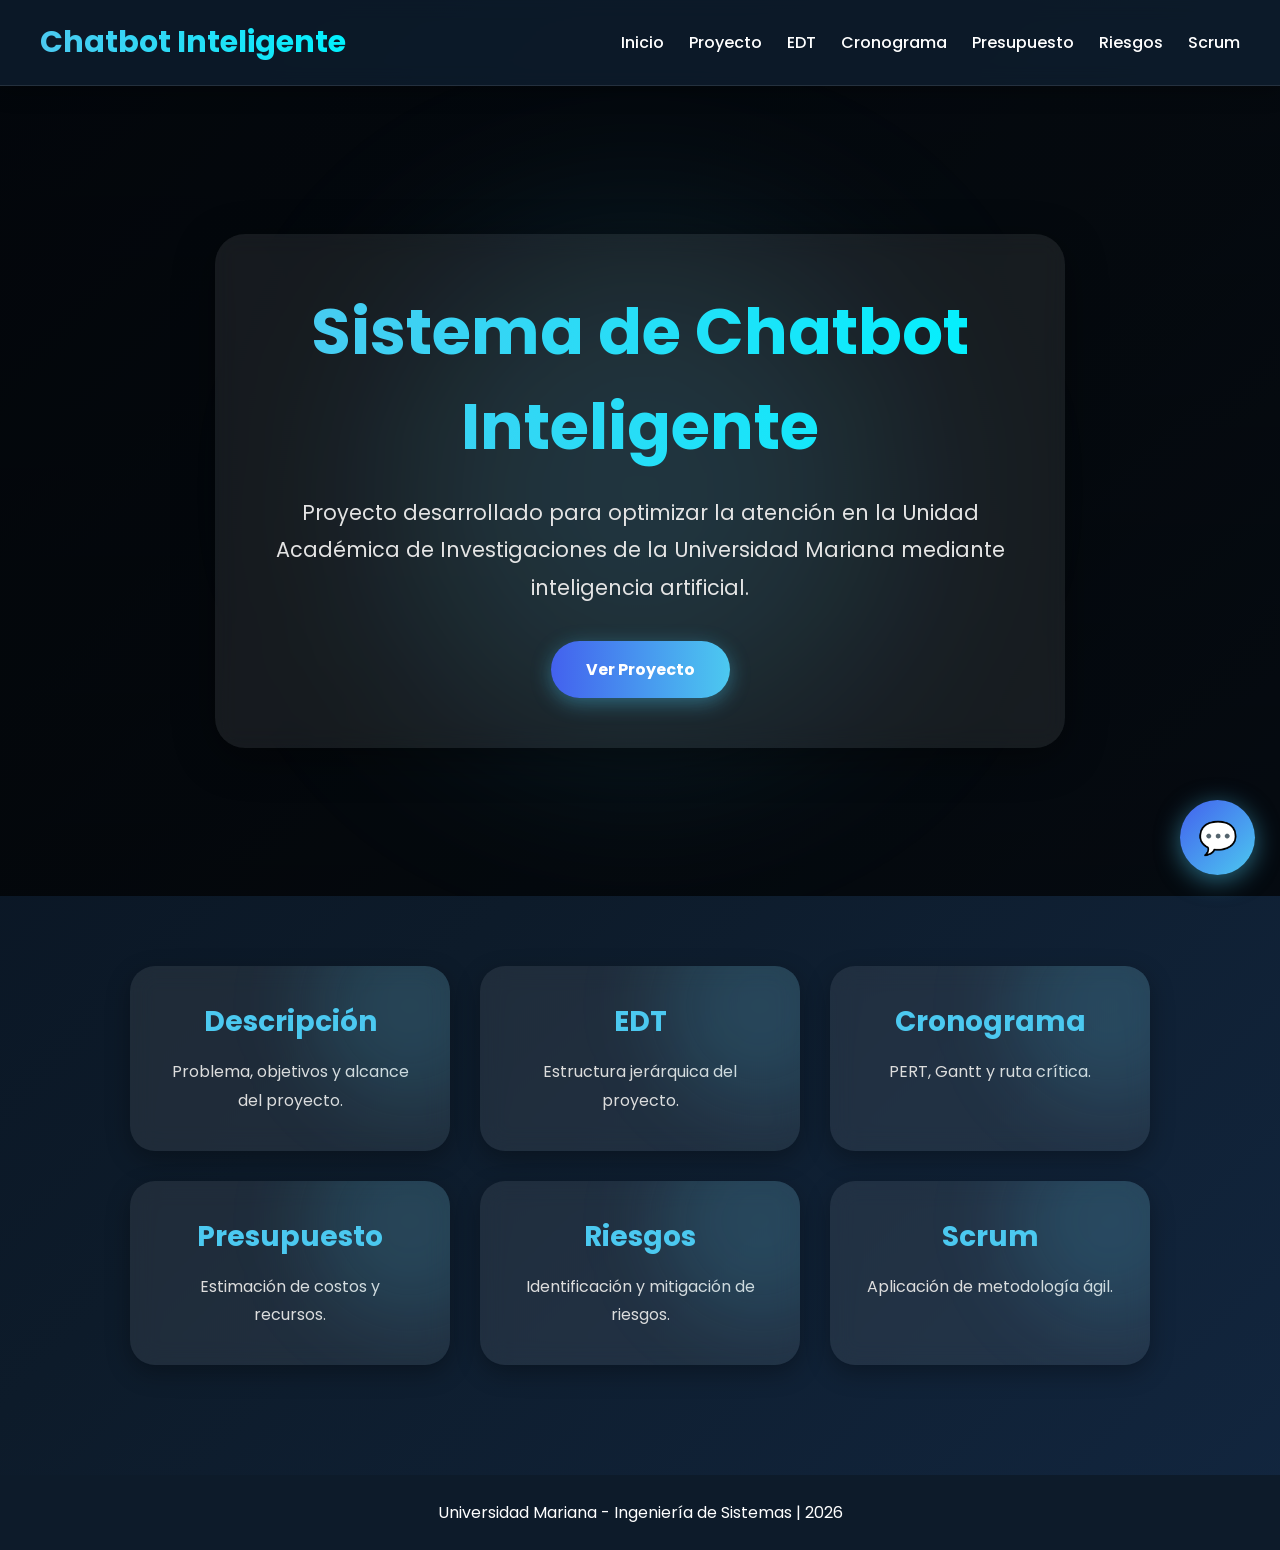
<file: index.html>
<!DOCTYPE html>
<html lang="es">
<head>
    <meta charset="UTF-8">
    <meta name="viewport" content="width=device-width, initial-scale=1.0">
    <title>Proyecto Final - Chatbot Inteligente</title>
    <link rel="stylesheet" href="css/estilos.css">
    <link rel="preconnect" href="https://fonts.googleapis.com">
    <link href="https://fonts.googleapis.com/css2?family=Poppins:wght@300;400;500;600;700&display=swap" rel="stylesheet">
</head>
<body>

<header>
    <nav class="navbar">
        <h1>Chatbot Inteligente</h1>

        <ul>
            <li><a href="index.html">Inicio</a></li>
            <li><a href="proyecto.html">Proyecto</a></li>
            <li><a href="edt.html">EDT</a></li>
            <li><a href="cronograma.html">Cronograma</a></li>
            <li><a href="presupuesto.html">Presupuesto</a></li>
            <li><a href="riesgos.html">Riesgos</a></li>
            <li><a href="scrum.html">Scrum</a></li>
        </ul>
    </nav>
</header>

<section class="hero">
    <div class="hero-texto">
        <h2>Sistema de Chatbot Inteligente</h2>
        <p>
            Proyecto desarrollado para optimizar la atención en la Unidad Académica de Investigaciones
            de la Universidad Mariana mediante inteligencia artificial.
        </p>

        <a href="proyecto.html" class="btn">Ver Proyecto</a>
    </div>
</section>

<section class="cards">

    <div class="card">
        <h3>Descripción</h3>
        <p>Problema, objetivos y alcance del proyecto.</p>
    </div>

    <div class="card">
        <h3>EDT</h3>
        <p>Estructura jerárquica del proyecto.</p>
    </div>

    <div class="card">
        <h3>Cronograma</h3>
        <p>PERT, Gantt y ruta crítica.</p>
    </div>

    <div class="card">
        <h3>Presupuesto</h3>
        <p>Estimación de costos y recursos.</p>
    </div>

    <div class="card">
        <h3>Riesgos</h3>
        <p>Identificación y mitigación de riesgos.</p>
    </div>

    <div class="card">
        <h3>Scrum</h3>
        <p>Aplicación de metodología ágil.</p>
    </div>

</section>
<!-- BOTÓN CHAT -->
<button id="botonChat">💬</button>

<!-- CHATBOT -->
<div class="chatbot-container" id="chatbot">

    <div class="chatbot-header">
        <div>
            <h2>Asistente Virtual</h2>
            <span>Proyecto Final</span>
        </div>

        <button id="cerrarChat">✖</button>
    </div>

    <!-- MENÚ DEL CHATBOT -->
    <div class="menu-chatbot">
        <button onclick="respuestaMenu('inicio')">🏠 Inicio</button>
        <button onclick="respuestaMenu('objetivos')">🎯 Objetivos</button>
        <button onclick="respuestaMenu('cronograma')">📅 Cronograma</button>
        <button onclick="respuestaMenu('riesgos')">⚠ Riesgos</button>
        <button onclick="respuestaMenu('equipo')">👥 Equipo</button>
        <button onclick="respuestaMenu('contacto')">📞 Contacto</button>
    </div>

    <!-- MENSAJES -->
    <div class="chatbot-body" id="chat-body">
        <div class="mensaje bot">
            👋 Hola, soy el asistente virtual del proyecto final.
        </div>
    </div>

    <!-- INPUT -->
    <div class="chatbot-footer">
        <input type="text" id="mensaje" placeholder="Escribe una pregunta...">
        <button onclick="enviarMensaje()">Enviar</button>
    </div>

</div>

<footer>
    <p>
        Universidad Mariana - Ingeniería de Sistemas | 2026
    </p>
</footer>

<script src="js/app.js"></script>

<script>

// EFECTO 3D HERO

document.addEventListener("mousemove", (e) => {

    const x = (window.innerWidth / 2 - e.pageX) / 30;
    const y = (window.innerHeight / 2 - e.pageY) / 30;

    const hero = document.querySelector(".hero-texto");

    if(hero){
        hero.style.transform = `rotateY(${x}deg) rotateX(${y}deg)`;
    }

});

</script>


</body>
</html>
</file>
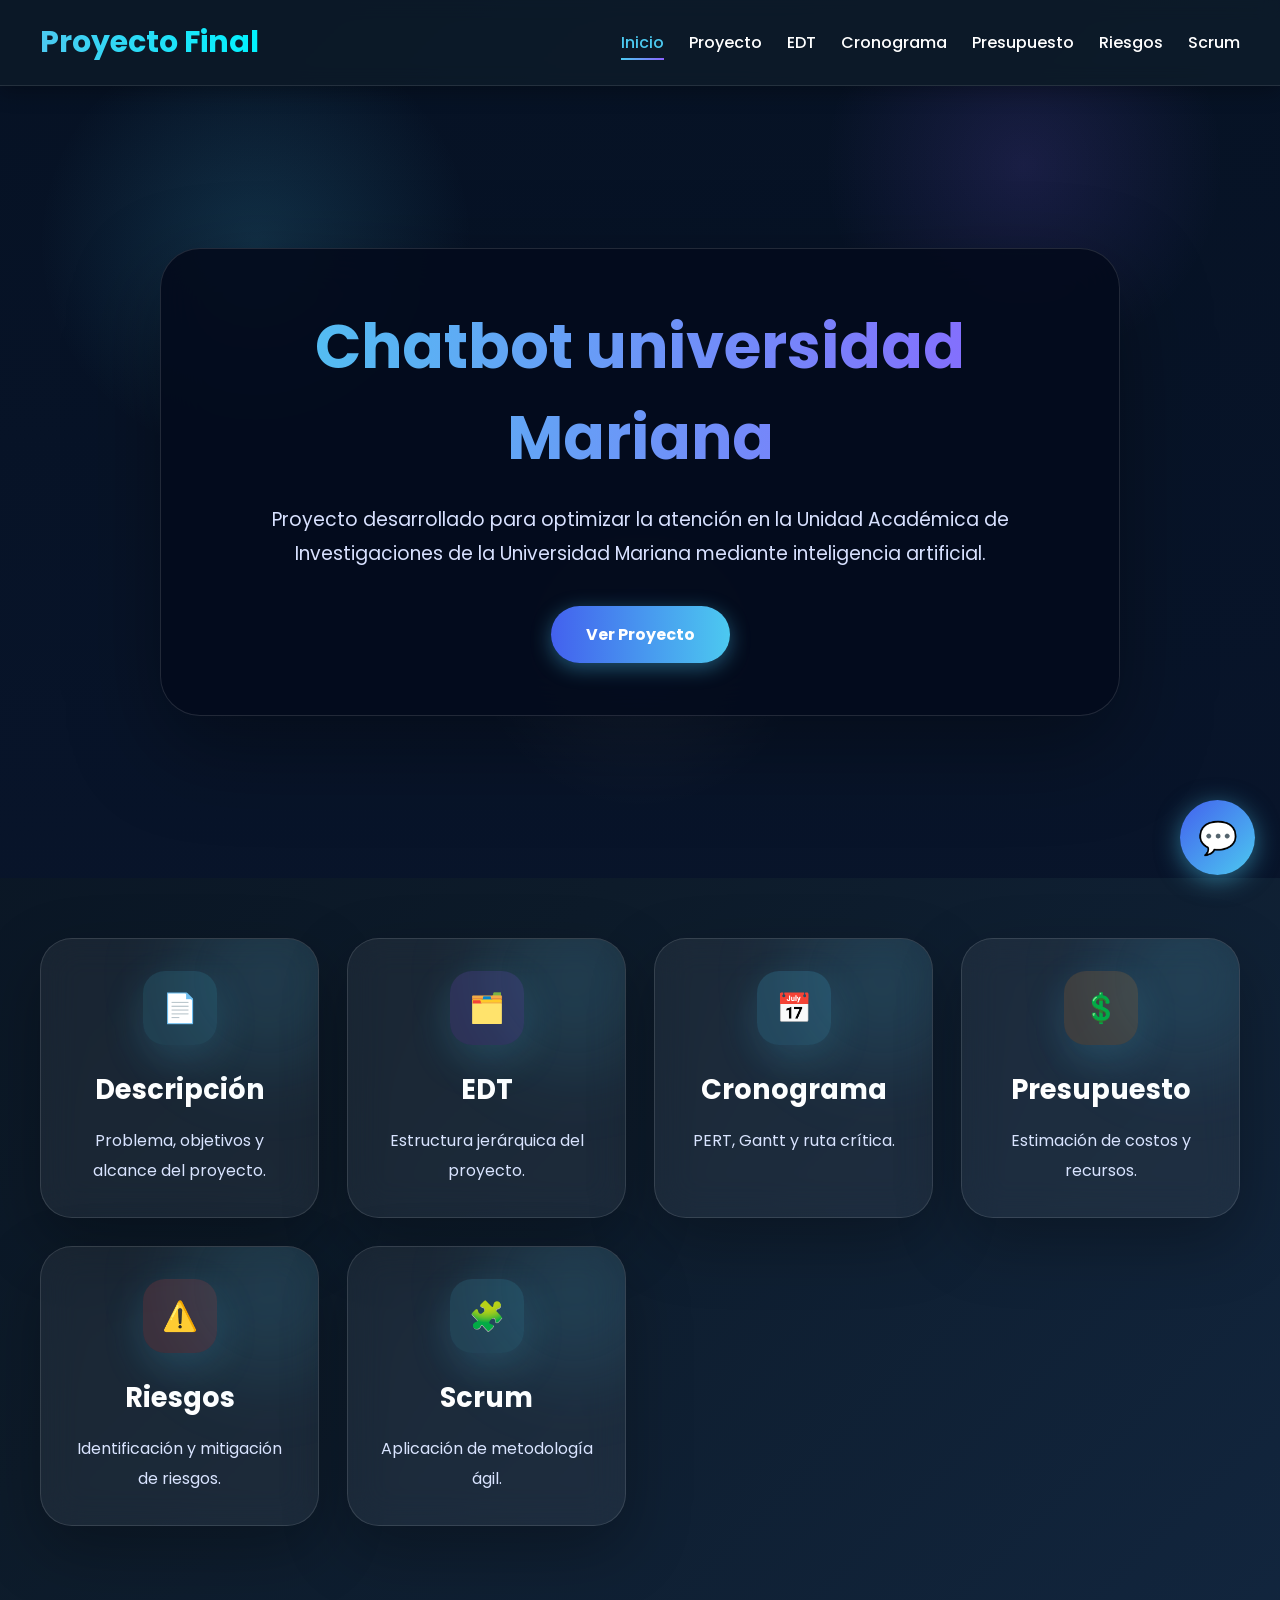
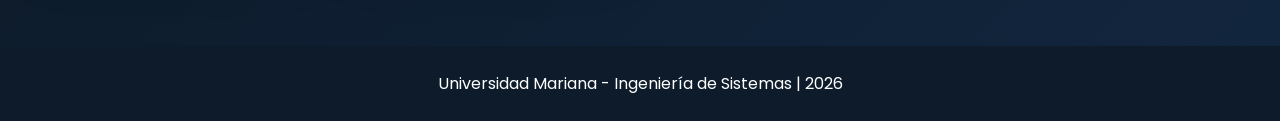
<file: proyecto-chatbot/index.html>
<!DOCTYPE html>
<html lang="es">
<head>
    <meta charset="UTF-8">
    <meta name="viewport" content="width=device-width, initial-scale=1.0">
    <title>Proyecto Final - Chatbot Inteligente</title>
    <link rel="stylesheet" href="css/estilos.css">
    <link rel="preconnect" href="https://fonts.googleapis.com">
    <link href="https://fonts.googleapis.com/css2?family=Poppins:wght@300;400;500;600;700&display=swap" rel="stylesheet">
</head>
<body>

<header>
    <nav class="navbar">
        <h1>Proyecto Final </h1>

        <ul>
            <li><a href="index.html" class="active">Inicio</a></li>
            <li><a href="proyecto.html">Proyecto</a></li>
            <li><a href="edt.html">EDT</a></li>
            <li><a href="cronograma.html">Cronograma</a></li>
            <li><a href="presupuesto.html">Presupuesto</a></li>
            <li><a href="riesgos.html">Riesgos</a></li>
            <li><a href="scrum.html">Scrum</a></li>
        </ul>
    </nav>
</header>

<section class="hero">
    <div class="hero-texto">
        <h2>Chatbot universidad Mariana </h2>
        <p>
            Proyecto desarrollado para optimizar la atención en la Unidad Académica de Investigaciones
            de la Universidad Mariana mediante inteligencia artificial.
        </p>

        <a href="proyecto.html" class="btn">Ver Proyecto</a>
    </div>
</section>

<section class="cards">

    <div class="card card-home card-blue">
        <div class="card-top">
            <span class="card-icon blue">📄</span>
        </div>
        <h3>Descripción</h3>
        <p>Problema, objetivos y alcance del proyecto.</p>
    </div>

    <div class="card card-home card-purple">
        <div class="card-top">
            <span class="card-icon purple">🗂️</span>
        </div>
        <h3>EDT</h3>
        <p>Estructura jerárquica del proyecto.</p>
    </div>

    <div class="card card-home card-cyan">
        <div class="card-top">
            <span class="card-icon cyan">📅</span>
        </div>
        <h3>Cronograma</h3>
        <p>PERT, Gantt y ruta crítica.</p>
    </div>

    <div class="card card-home card-gold">
        <div class="card-top">
            <span class="card-icon gold">💲</span>
        </div>
        <h3>Presupuesto</h3>
        <p>Estimación de costos y recursos.</p>
    </div>

    <div class="card card-home card-red">
        <div class="card-top">
            <span class="card-icon red">⚠️</span>
        </div>
        <h3>Riesgos</h3>
        <p>Identificación y mitigación de riesgos.</p>
    </div>

    <div class="card card-home card-blue-dark">
        <div class="card-top">
            <span class="card-icon blue">🧩</span>
        </div>
        <h3>Scrum</h3>
        <p>Aplicación de metodología ágil.</p>
    </div>

</section>
<!-- BOTÓN CHAT -->
<button id="botonChat">💬</button>

<!-- CHATBOT -->
<div class="chatbot-container" id="chatbot">

    <div class="chatbot-header">
        <div>
            <h2>Asistente Virtual</h2>
            <span>Proyecto Final</span>
        </div>

        <button id="cerrarChat">✖</button>
    </div>

    <!-- MENÚ DEL CHATBOT -->
    <div class="menu-chatbot">
        <button onclick="respuestaMenu('inicio')">🏠 Inicio</button>
        <button onclick="respuestaMenu('objetivos')">🎯 Objetivos</button>
        <button onclick="respuestaMenu('cronograma')">📅 Cronograma</button>
        <button onclick="respuestaMenu('riesgos')">⚠ Riesgos</button>
        <button onclick="respuestaMenu('equipo')">👥 Equipo</button>
        <button onclick="respuestaMenu('contacto')">📞 Contacto</button>
    </div>

    <!-- MENSAJES -->
    <div class="chatbot-body" id="chat-body">
        <div class="mensaje bot">
            👋 Hola, soy el asistente virtual del proyecto final.
        </div>
    </div>

    <!-- INPUT -->
    <div class="chatbot-footer">
        <input type="text" id="mensaje" placeholder="Escribe una pregunta...">
        <button onclick="enviarMensaje()">Enviar</button>
    </div>

</div>

<footer>
    <p>
        Universidad Mariana - Ingeniería de Sistemas | 2026
    </p>
</footer>

<script src="js/app.js"></script>

<script>

// EFECTO 3D HERO

document.addEventListener("mousemove", (e) => {

    const x = (window.innerWidth / 2 - e.pageX) / 30;
    const y = (window.innerHeight / 2 - e.pageY) / 30;

    const hero = document.querySelector(".hero-texto");

    if(hero){
        hero.style.transform = `rotateY(${x}deg) rotateX(${y}deg)`;
    }

});

</script>


</body>
</html>
</file>
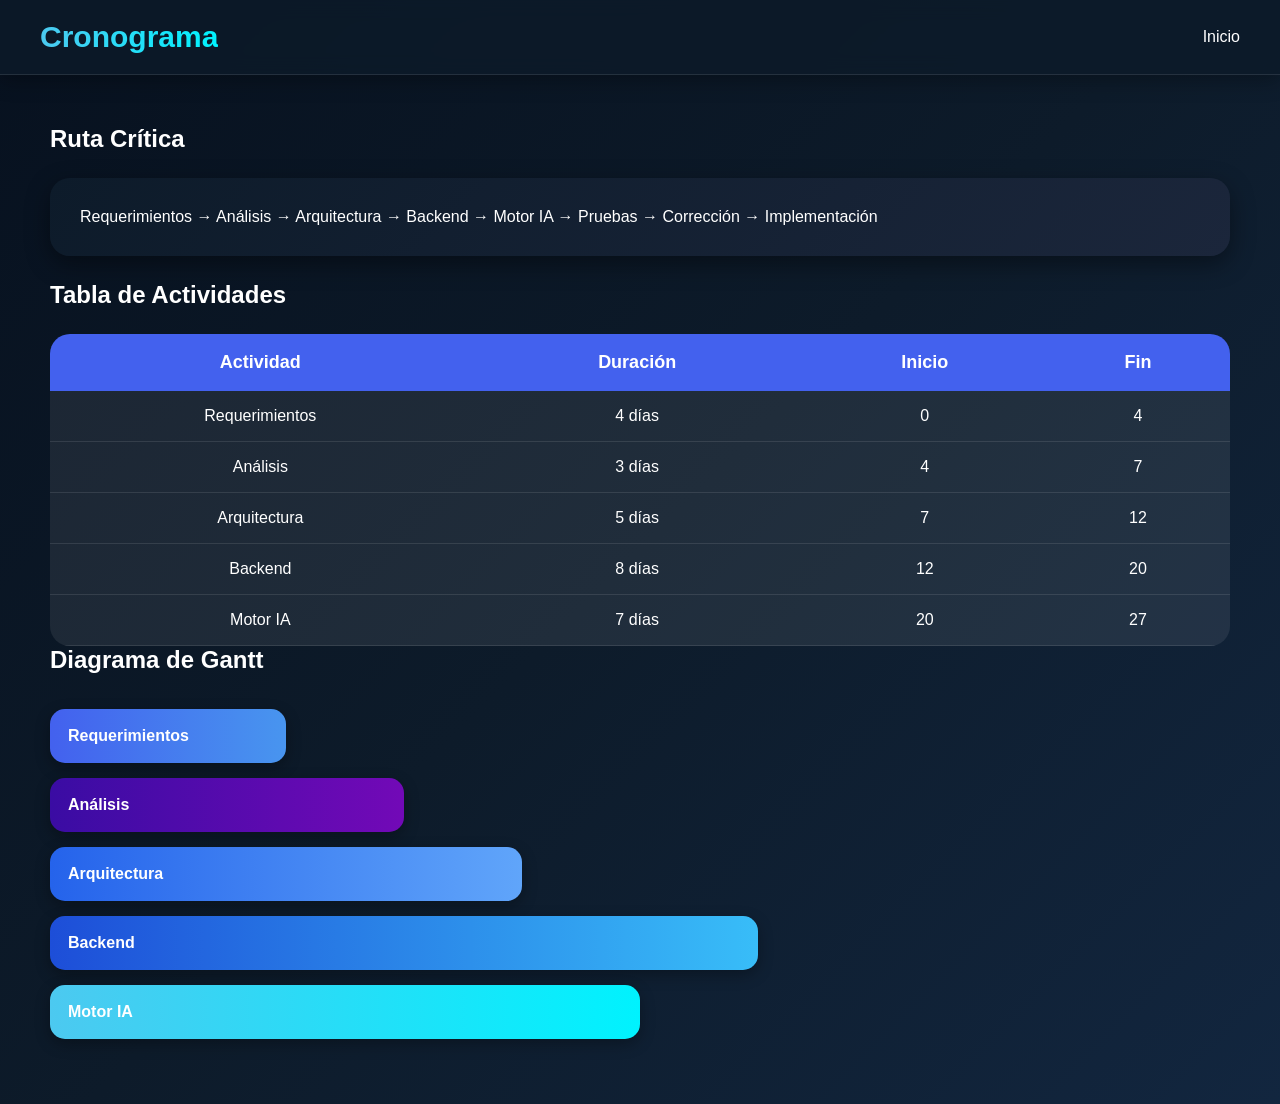
<file: cronograma.html>
<!DOCTYPE html>
<html lang="es">
<head>
<meta charset="UTF-8">
<meta name="viewport" content="width=device-width, initial-scale=1.0">
<title>Cronograma</title>
<link rel="stylesheet" href="css/estilos.css">
</head>
<body>

<header>
<nav class="navbar">
<h1>Cronograma</h1>
<ul>
<li><a href="index.html">Inicio</a></li>
</ul>
</nav>
</header>

<div class="contenedor">

<h2>Ruta Crítica</h2>

<div class="ruta">
Requerimientos → Análisis → Arquitectura → Backend → Motor IA → Pruebas → Corrección → Implementación
</div>

<h2>Tabla de Actividades</h2>

<table>
<tr>
<th>Actividad</th>
<th>Duración</th>
<th>Inicio</th>
<th>Fin</th>
</tr>

<tr>
<td>Requerimientos</td>
<td>4 días</td>
<td>0</td>
<td>4</td>
</tr>

<tr>
<td>Análisis</td>
<td>3 días</td>
<td>4</td>
<td>7</td>
</tr>

<tr>
<td>Arquitectura</td>
<td>5 días</td>
<td>7</td>
<td>12</td>
</tr>

<tr>
<td>Backend</td>
<td>8 días</td>
<td>12</td>
<td>20</td>
</tr>

<tr>
<td>Motor IA</td>
<td>7 días</td>
<td>20</td>
<td>27</td>
</tr>

</table>

<h2>Diagrama de Gantt</h2>

<div class="gantt">
<div class="barra barra1">Requerimientos</div>
<div class="barra barra2">Análisis</div>
<div class="barra barra3">Arquitectura</div>
<div class="barra barra4">Backend</div>
<div class="barra barra5">Motor IA</div>
</div>

</div>

<script src="js/app.js"></script>
</body>
</html
</file>
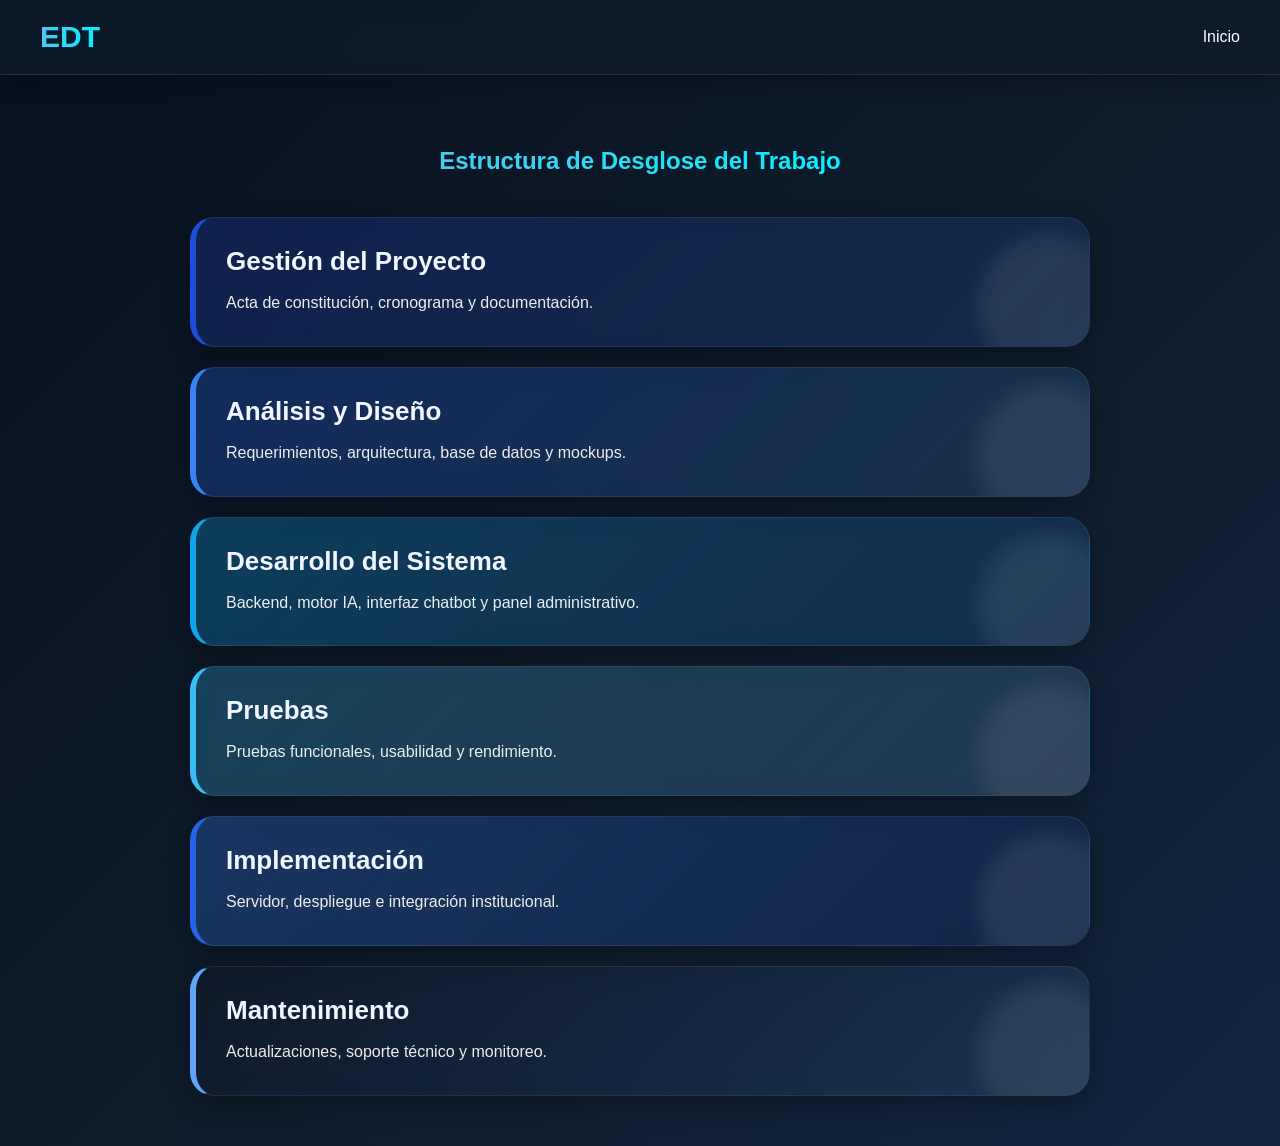
<file: edt.html>
<!doctype html>
<html lang="es">
  <head>
    <meta charset="UTF-8" />
    <meta name="viewport" content="width=device-width, initial-scale=1.0" />
    <title>EDT</title>
    <link rel="stylesheet" href="css/estilos.css" />
  </head>
  <body>
    <header>
      <nav class="navbar">
        <h1>EDT</h1>
        <ul>
          <li><a href="index.html">Inicio</a></li>
        </ul>
      </nav>
    </header>

    <div class="contenedor">
      <h2 class="page-title">Estructura de Desglose del Trabajo</h2>

      <div class="edt-timeline">
        <div class="edt-item edt-gestion">
          <h3>Gestión del Proyecto</h3>
          <p>Acta de constitución, cronograma y documentación.</p>
        </div>

        <div class="edt-item edt-analisis">
          <h3>Análisis y Diseño</h3>
          <p>Requerimientos, arquitectura, base de datos y mockups.</p>
        </div>

        <div class="edt-item edt-desarrollo">
          <h3>Desarrollo del Sistema</h3>
          <p>Backend, motor IA, interfaz chatbot y panel administrativo.</p>
        </div>

        <div class="edt-item edt-pruebas">
          <h3>Pruebas</h3>
          <p>Pruebas funcionales, usabilidad y rendimiento.</p>
        </div>

        <div class="edt-item edt-implementacion">
          <h3>Implementación</h3>
          <p>Servidor, despliegue e integración institucional.</p>
        </div>

        <div class="edt-item edt-mantenimiento">
          <h3>Mantenimiento</h3>
          <p>Actualizaciones, soporte técnico y monitoreo.</p>
        </div>
      </div>
    </div>

    <script src="js/app.js"></script>
  </body>
</html>
</file>
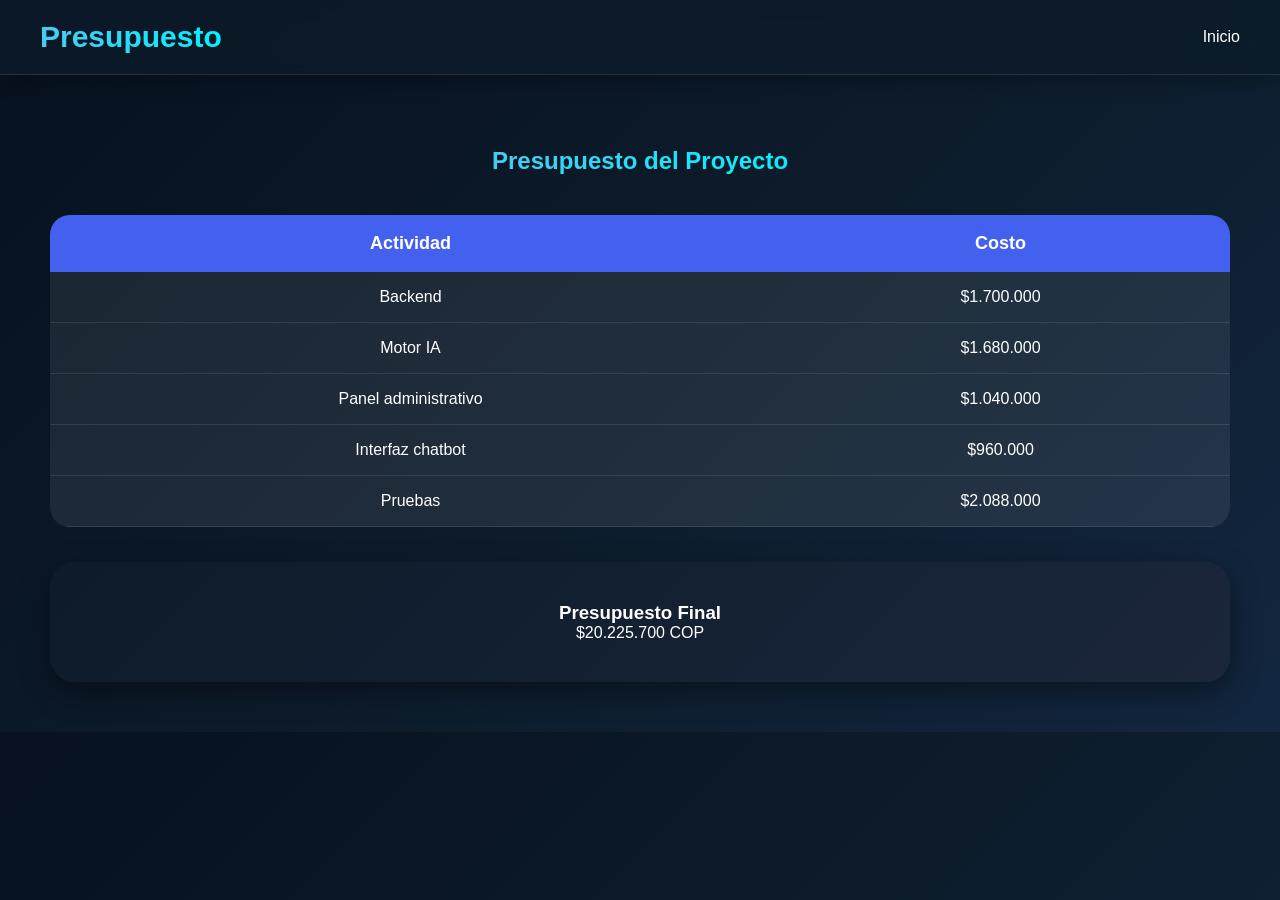
<file: presupuesto.html>
<!doctype html>
<html lang="es">
  <head>
    <meta charset="UTF-8" />
    <meta name="viewport" content="width=device-width, initial-scale=1.0" />
    <title>Presupuesto</title>
    <link rel="stylesheet" href="css/estilos.css" />
  </head>
  <body>
    <header>
      <nav class="navbar">
        <h1>Presupuesto</h1>
        <ul>
          <li><a href="index.html">Inicio</a></li>
        </ul>
      </nav>
    </header>

    <div class="contenedor">
      <h2 class="page-title">Presupuesto del Proyecto</h2>

      <table>
        <tr>
          <th>Actividad</th>
          <th>Costo</th>
        </tr>

        <tr>
          <td>Backend</td>
          <td>$1.700.000</td>
        </tr>

        <tr>
          <td>Motor IA</td>
          <td>$1.680.000</td>
        </tr>

        <tr>
          <td>Panel administrativo</td>
          <td>$1.040.000</td>
        </tr>

        <tr>
          <td>Interfaz chatbot</td>
          <td>$960.000</td>
        </tr>

        <tr>
          <td>Pruebas</td>
          <td>$2.088.000</td>
        </tr>
      </table>

      <div class="presupuesto-final">
        <h3>Presupuesto Final</h3>
        <p>$20.225.700 COP</p>
      </div>
    </div>

    <script src="js/app.js"></script>
  </body>
</html>
</file>
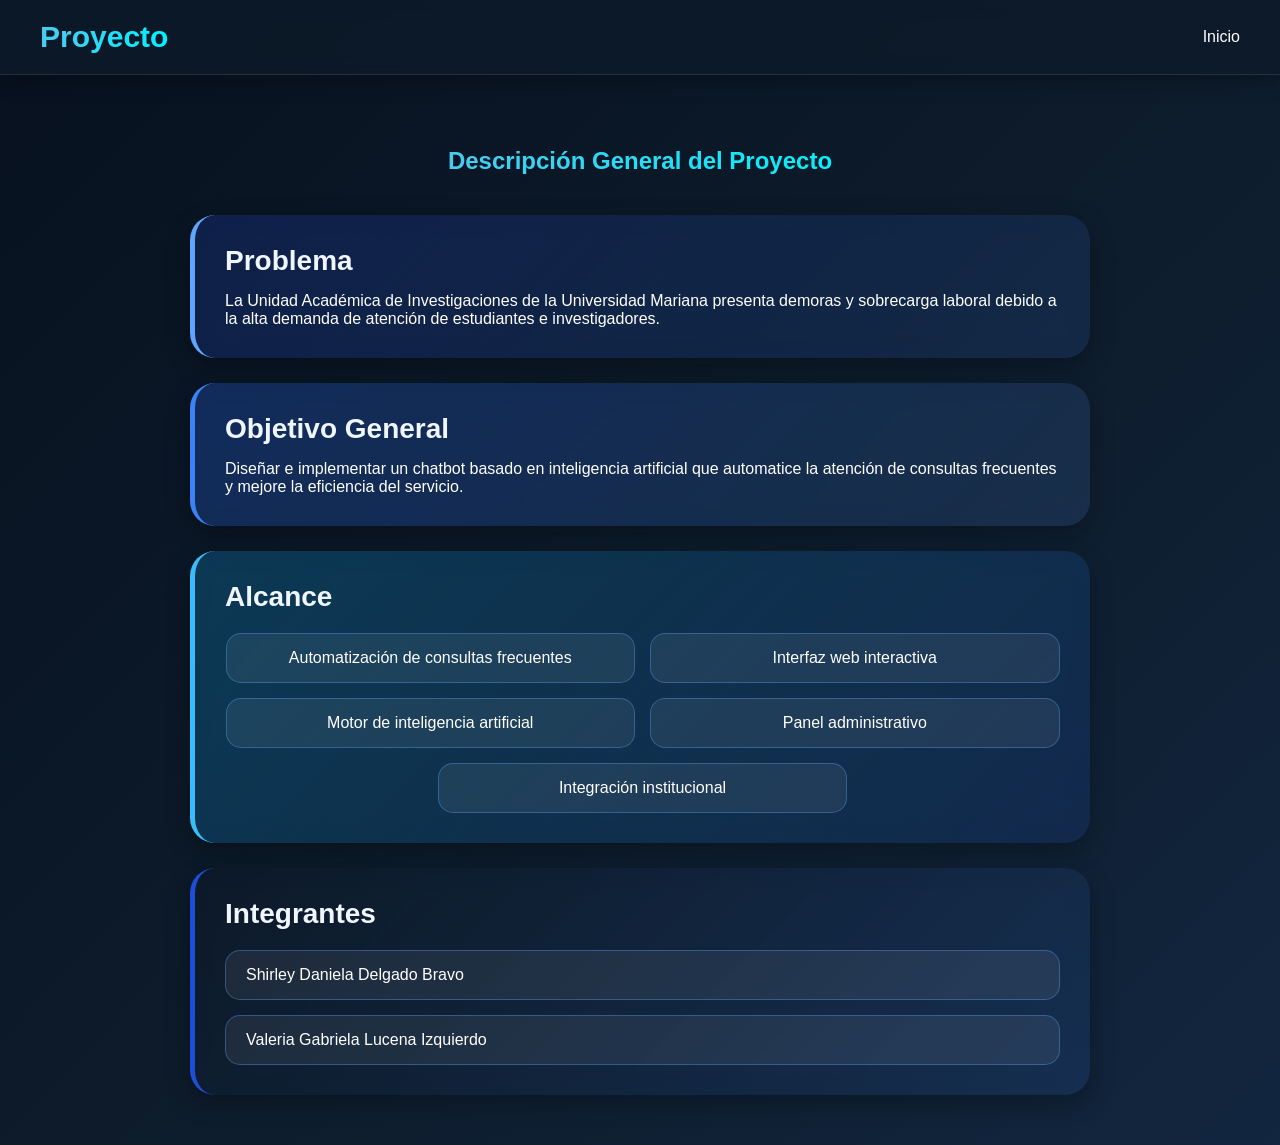
<file: proyecto.html>
<!doctype html>
<html lang="es">
  <head>
    <meta charset="UTF-8" />
    <meta name="viewport" content="width=device-width, initial-scale=1.0" />
    <title>Descripción del Proyecto</title>
    <link rel="stylesheet" href="css/estilos.css" />
  </head>
  <body>
    <header>
      <nav class="navbar">
        <h1>Proyecto</h1>
        <ul>
          <li><a href="index.html">Inicio</a></li>
        </ul>
      </nav>
    </header>

    <div class="contenedor">
      <h2 class="page-title">Descripción General del Proyecto</h2>

      <div class="problema-seccion">
        <h3>Problema</h3>
        <p>
          La Unidad Académica de Investigaciones de la Universidad Mariana
          presenta demoras y sobrecarga laboral debido a la alta demanda de
          atención de estudiantes e investigadores.
        </p>
      </div>

      <div class="objetivo-seccion">
        <h3>Objetivo General</h3>
        <p>
          Diseñar e implementar un chatbot basado en inteligencia artificial que
          automatice la atención de consultas frecuentes y mejore la eficiencia
          del servicio.
        </p>
      </div>

      <div class="alcance-seccion">
        <h3>Alcance</h3>
        <div class="alcance-items">
          <div class="alcance-item">Automatización de consultas frecuentes</div>
          <div class="alcance-item">Interfaz web interactiva</div>
          <div class="alcance-item">Motor de inteligencia artificial</div>
          <div class="alcance-item">Panel administrativo</div>
          <div class="alcance-item">Integración institucional</div>
        </div>
      </div>

      <div class="integrantes-seccion">
        <h3>Integrantes</h3>
        <div class="integrantes-lista">
          <div class="integrante">Shirley Daniela Delgado Bravo</div>
          <div class="integrante">Valeria Gabriela Lucena Izquierdo</div>
        </div>
      </div>
    </div>

    <script src="js/app.js"></script>
  </body>
</html>
</file>
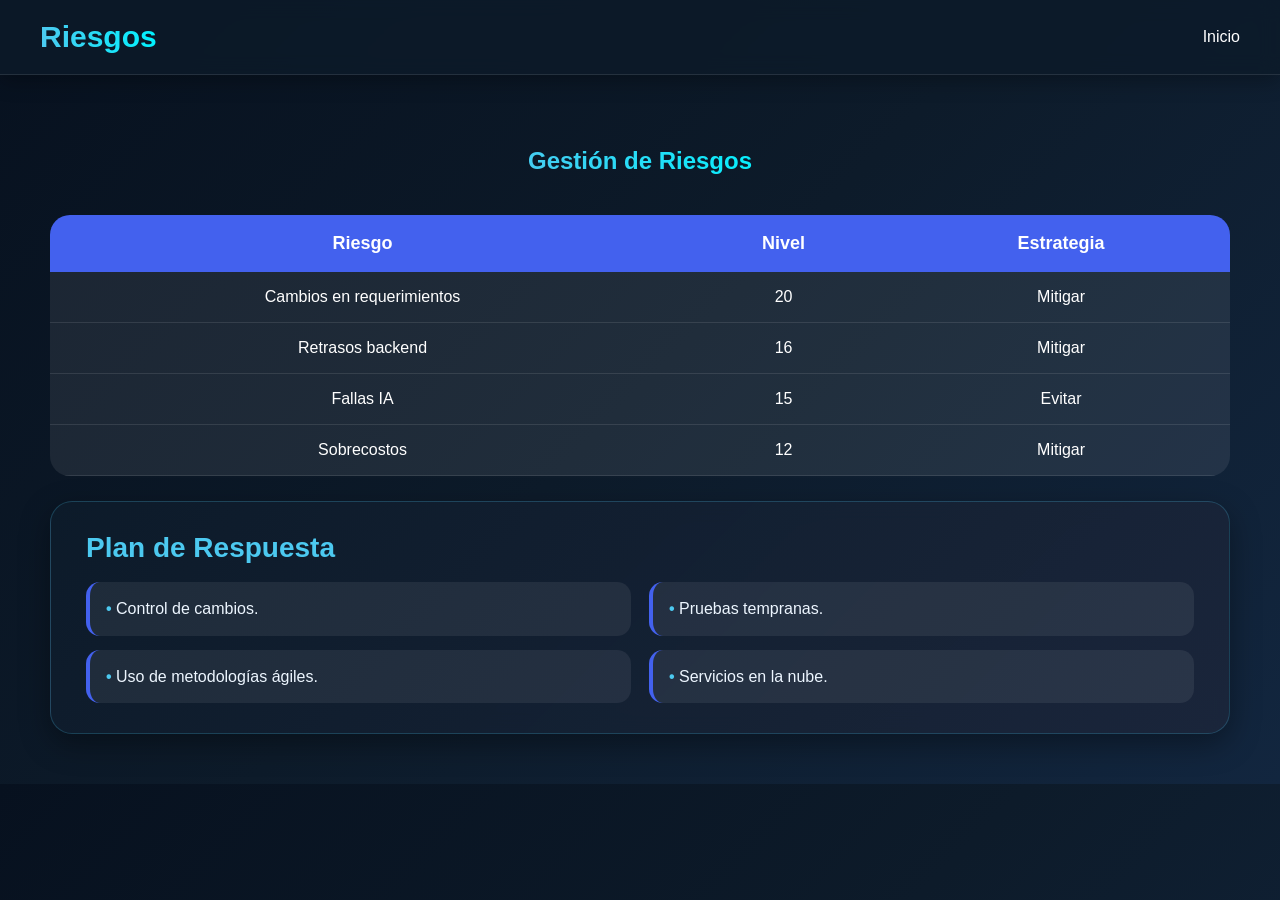
<file: riesgos.html>
<!doctype html>
<html lang="es">
  <head>
    <meta charset="UTF-8" />
    <meta name="viewport" content="width=device-width, initial-scale=1.0" />
    <title>Gestión de Riesgos</title>
    <link rel="stylesheet" href="css/estilos.css" />
  </head>
  <body>
    <header>
      <nav class="navbar">
        <h1>Riesgos</h1>
        <ul>
          <li><a href="index.html">Inicio</a></li>
        </ul>
      </nav>
    </header>

    <div class="contenedor">
      <h2 class="page-title">Gestión de Riesgos</h2>

      <table>
        <tr>
          <th>Riesgo</th>
          <th>Nivel</th>
          <th>Estrategia</th>
        </tr>

        <tr>
          <td>Cambios en requerimientos</td>
          <td>20</td>
          <td>Mitigar</td>
        </tr>

        <tr>
          <td>Retrasos backend</td>
          <td>16</td>
          <td>Mitigar</td>
        </tr>

        <tr>
          <td>Fallas IA</td>
          <td>15</td>
          <td>Evitar</td>
        </tr>

        <tr>
          <td>Sobrecostos</td>
          <td>12</td>
          <td>Mitigar</td>
        </tr>
      </table>

      <div class="riesgo-box">
        <h3>Plan de Respuesta</h3>
        <ul>
          <li>Control de cambios.</li>
          <li>Pruebas tempranas.</li>
          <li>Uso de metodologías ágiles.</li>
          <li>Servicios en la nube.</li>
        </ul>
      </div>
    </div>

    <script src="js/app.js"></script>
  </body>
</html>
</file>
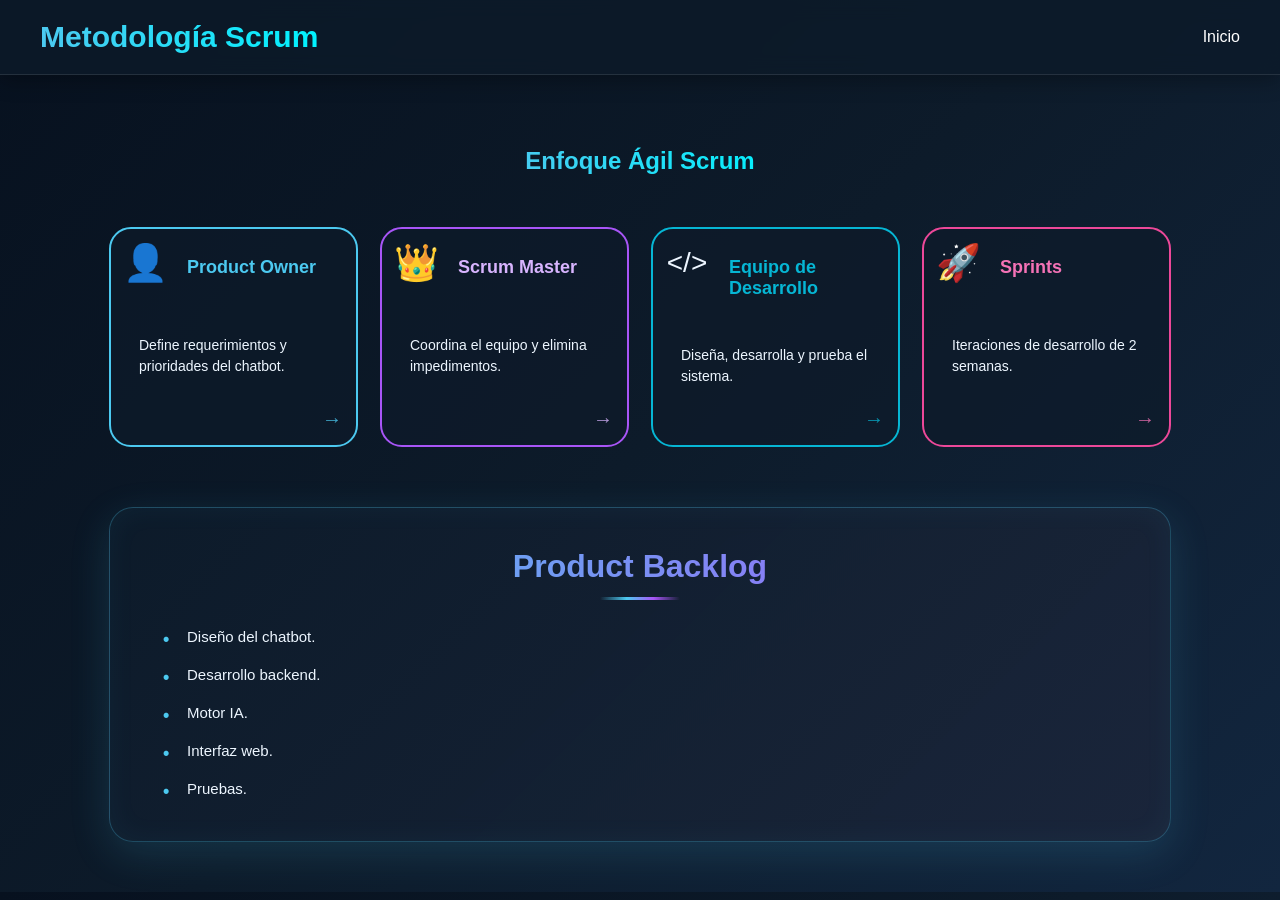
<file: scrum.html>
<!doctype html>
<html lang="es">
  <head>
    <meta charset="UTF-8" />
    <meta name="viewport" content="width=device-width, initial-scale=1.0" />
    <title>Scrum</title>
    <link rel="stylesheet" href="css/estilos.css" />
  </head>
  <body>
    <header>
      <nav class="navbar">
        <h1>Metodología Scrum</h1>
        <ul>
          <li><a href="index.html">Inicio</a></li>
        </ul>
      </nav>
    </header>

    <div class="contenedor">
      <h2 class="scrum-title">Enfoque Ágil Scrum</h2>

      <div class="scrum-roles-container">
        <div class="scrum-role-card scrum-role-owner">
          <h3>Product Owner</h3>
          <p>Define requerimientos y prioridades del chatbot.</p>
        </div>

        <div class="scrum-role-card scrum-role-master">
          <h3>Scrum Master</h3>
          <p>Coordina el equipo y elimina impedimentos.</p>
        </div>

        <div class="scrum-role-card scrum-role-dev">
          <h3>Equipo de Desarrollo</h3>
          <p>Diseña, desarrolla y prueba el sistema.</p>
        </div>

        <div class="scrum-role-card scrum-role-sprints">
          <h3>Sprints</h3>
          <p>Iteraciones de desarrollo de 2 semanas.</p>
        </div>
      </div>

      <div class="scrum-backlog-card">
        <h3>Product Backlog</h3>

        <ul class="scrum-backlog-list">
          <li>Diseño del chatbot.</li>
          <li>Desarrollo backend.</li>
          <li>Motor IA.</li>
          <li>Interfaz web.</li>
          <li>Pruebas.</li>
        </ul>
      </div>
    </div>

    <script src="js/app.js"></script>
  </body>
</html>
</file>
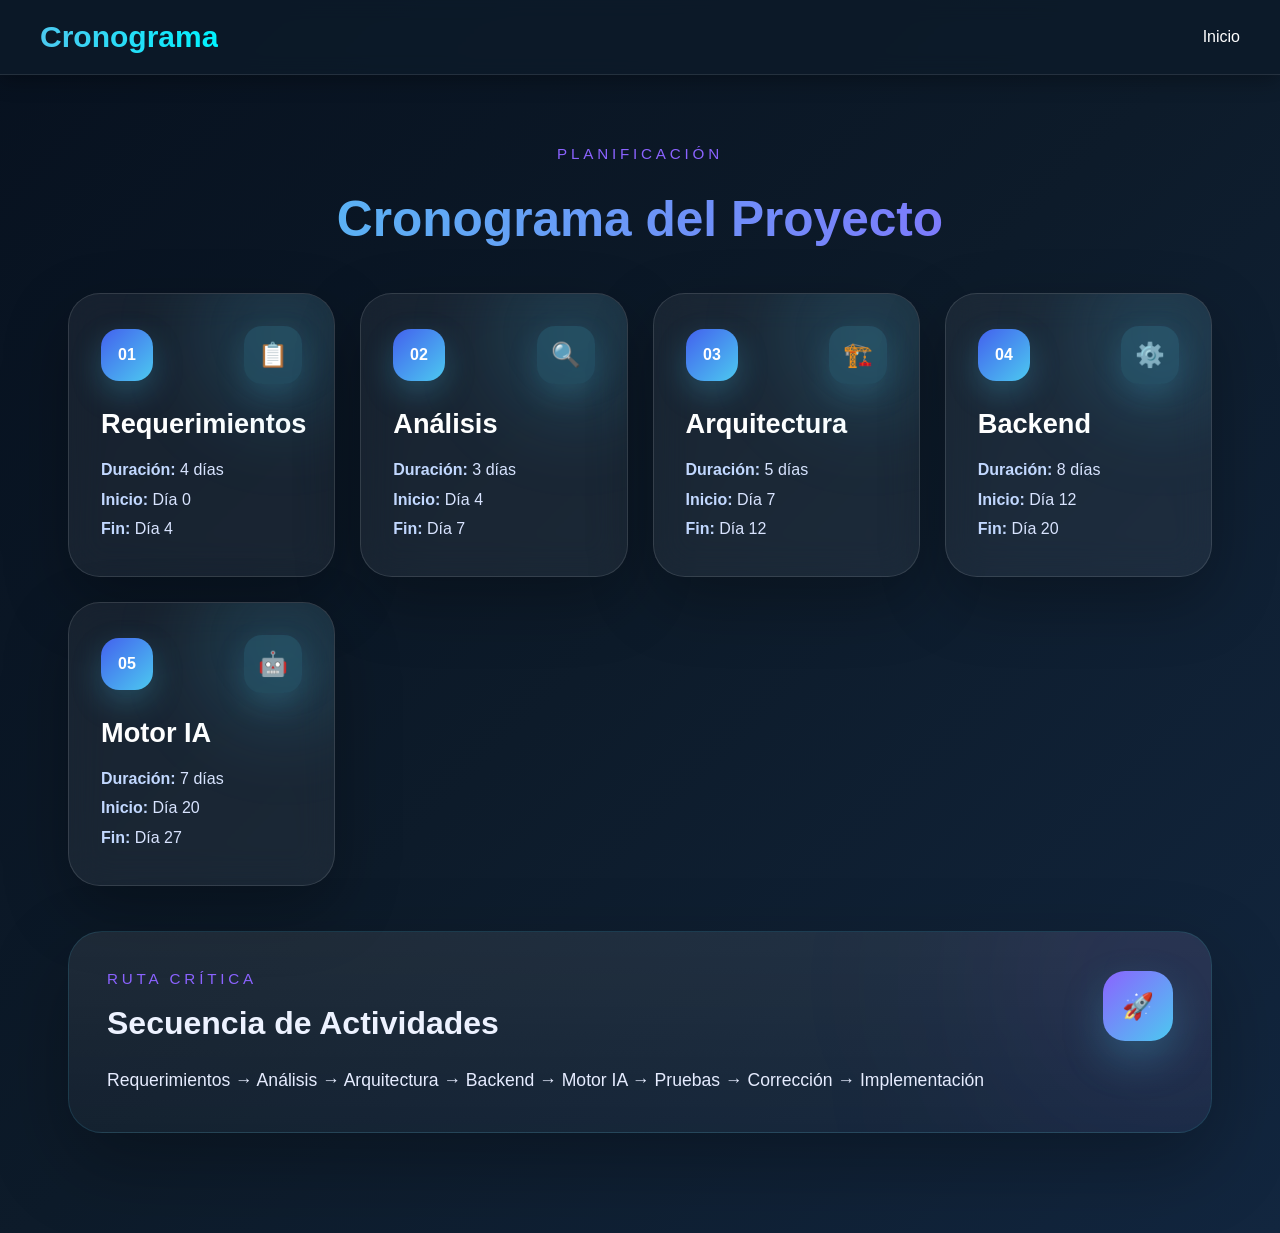
<file: proyecto-chatbot/cronograma.html>
<!DOCTYPE html>
<html lang="es">
<head>
<meta charset="UTF-8">
<meta name="viewport" content="width=device-width, initial-scale=1.0">
<title>Cronograma</title>
<link rel="stylesheet" href="css/estilos.css">
</head>
<body>

<header>
<nav class="navbar">
<h1>Cronograma</h1>
<ul>
<li><a href="index.html">Inicio</a></li>
</ul>
</nav>
</header>

<div class="contenedor">

<div class="scrum-intro">
<span class="section-label">Planificación</span>
<h2>Cronograma del Proyecto</h2>
</div>

<div class="cronograma-grid">

<div class="card">
<div class="card-top">
<span class="card-badge">01</span>
<div class="card-icon">📋</div>
</div>
<h3>Requerimientos</h3>
<p><strong>Duración:</strong> 4 días<br><strong>Inicio:</strong> Día 0<br><strong>Fin:</strong> Día 4</p>
</div>

<div class="card">
<div class="card-top">
<span class="card-badge">02</span>
<div class="card-icon">🔍</div>
</div>
<h3>Análisis</h3>
<p><strong>Duración:</strong> 3 días<br><strong>Inicio:</strong> Día 4<br><strong>Fin:</strong> Día 7</p>
</div>

<div class="card">
<div class="card-top">
<span class="card-badge">03</span>
<div class="card-icon">🏗️</div>
</div>
<h3>Arquitectura</h3>
<p><strong>Duración:</strong> 5 días<br><strong>Inicio:</strong> Día 7<br><strong>Fin:</strong> Día 12</p>
</div>

<div class="card">
<div class="card-top">
<span class="card-badge">04</span>
<div class="card-icon">⚙️</div>
</div>
<h3>Backend</h3>
<p><strong>Duración:</strong> 8 días<br><strong>Inicio:</strong> Día 12<br><strong>Fin:</strong> Día 20</p>
</div>

<div class="card">
<div class="card-top">
<span class="card-badge">05</span>
<div class="card-icon">🤖</div>
</div>
<h3>Motor IA</h3>
<p><strong>Duración:</strong> 7 días<br><strong>Inicio:</strong> Día 20<br><strong>Fin:</strong> Día 27</p>
</div>

</div>

<div class="backlog-card">
<div class="backlog-header">
<div>
<span class="section-label">Ruta Crítica</span>
<h3>Secuencia de Actividades</h3>
</div>
<div class="backlog-rocket">🚀</div>
</div>
<p class="ruta-texto">Requerimientos → Análisis → Arquitectura → Backend → Motor IA → Pruebas → Corrección → Implementación</p>
</div>

</div>

<script src="js/app.js"></script>
</body>
</html
</file>
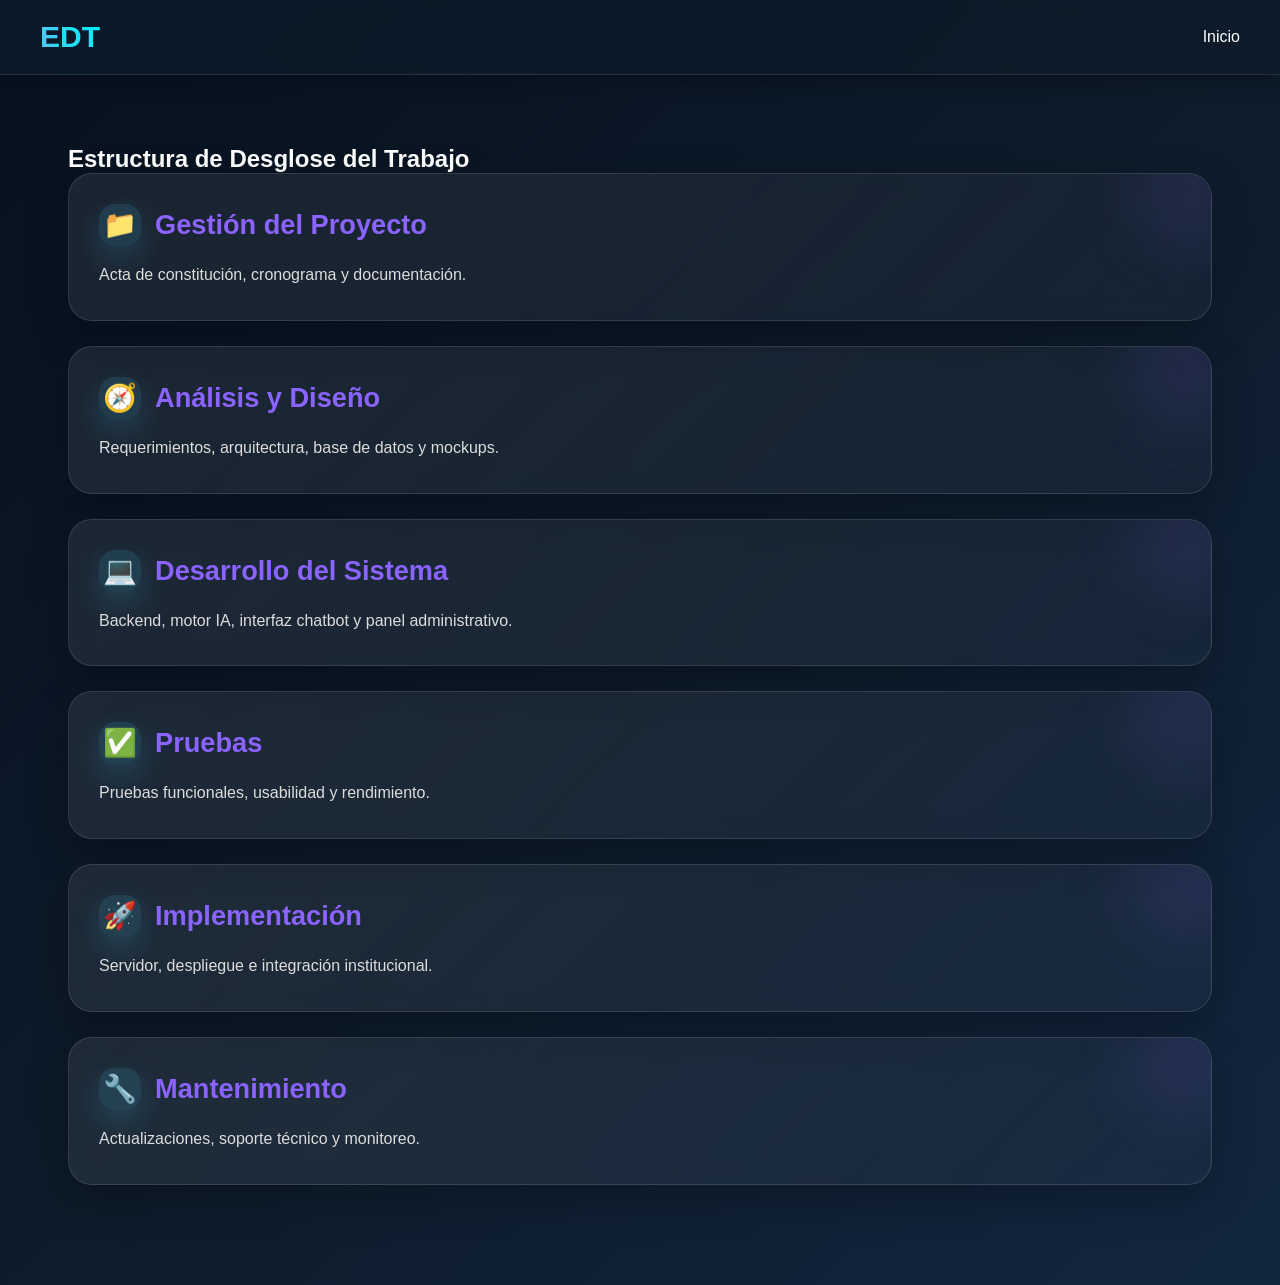
<file: proyecto-chatbot/edt.html>
<!DOCTYPE html>
<html lang="es">
<head>
<meta charset="UTF-8">
<meta name="viewport" content="width=device-width, initial-scale=1.0">
<title>EDT</title>
<link rel="stylesheet" href="css/estilos.css">
</head>
<body>

<header>
<nav class="navbar">
<h1>EDT</h1>
<ul>
<li><a href="index.html">Inicio</a></li>
</ul>
</nav>
</header>

<div class="contenedor">

<h2>Estructura de Desglose del Trabajo</h2>

<div class="timeline">

<div class="item">
<h3><span class="section-icon-symbol">📁</span>Gestión del Proyecto</h3>
<p>Acta de constitución, cronograma y documentación.</p>
</div>

<div class="item">
<h3><span class="section-icon-symbol">🧭</span>Análisis y Diseño</h3>
<p>Requerimientos, arquitectura, base de datos y mockups.</p>
</div>

<div class="item">
<h3><span class="section-icon-symbol">💻</span>Desarrollo del Sistema</h3>
<p>Backend, motor IA, interfaz chatbot y panel administrativo.</p>
</div>

<div class="item">
<h3><span class="section-icon-symbol">✅</span>Pruebas</h3>
<p>Pruebas funcionales, usabilidad y rendimiento.</p>
</div>

<div class="item">
<h3><span class="section-icon-symbol">🚀</span>Implementación</h3>
<p>Servidor, despliegue e integración institucional.</p>
</div>

<div class="item">
<h3><span class="section-icon-symbol">🔧</span>Mantenimiento</h3>
<p>Actualizaciones, soporte técnico y monitoreo.</p>
</div>

</div>

</div>

<script src="js/app.js"></script>
</body>
</html>
</file>
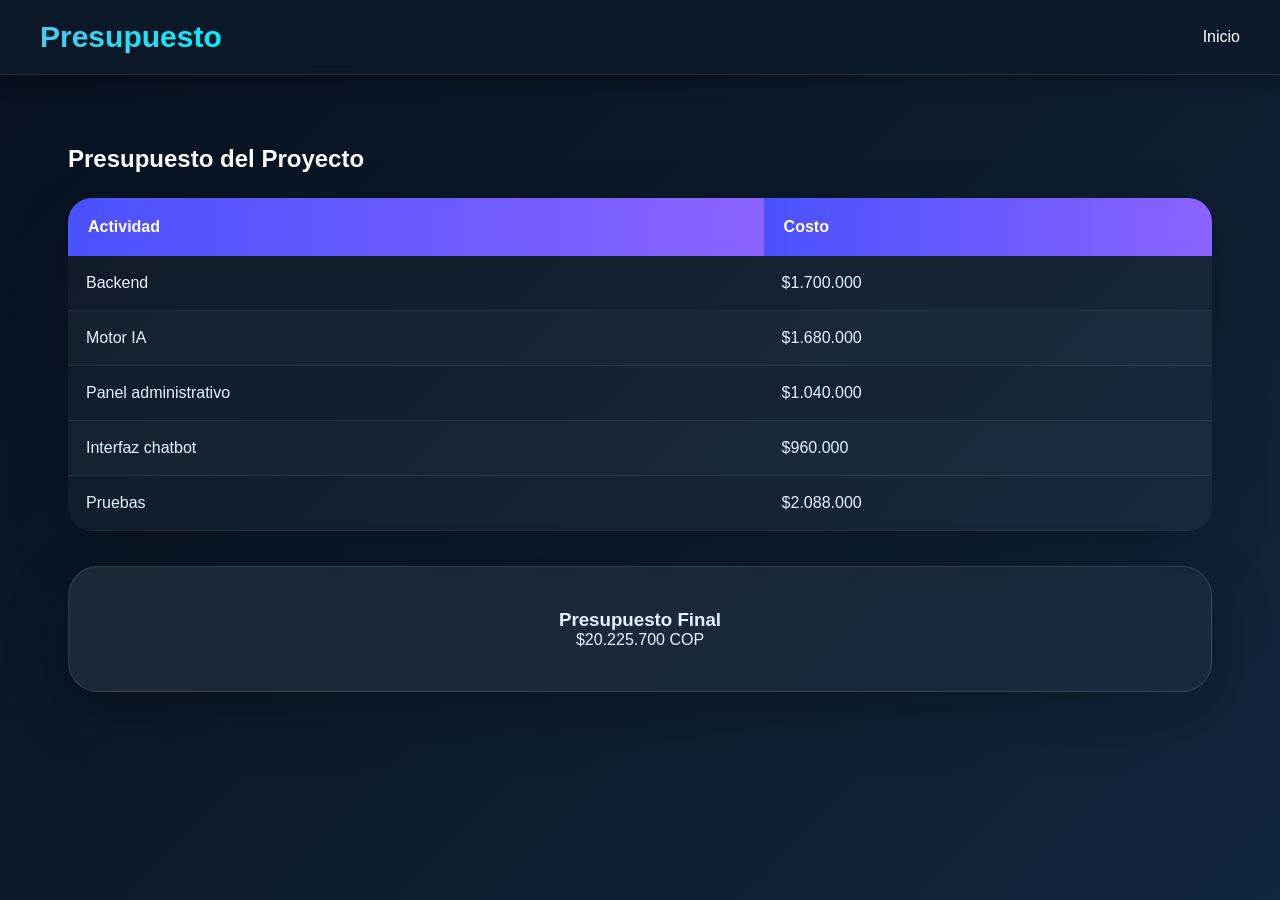
<file: proyecto-chatbot/presupuesto.html>
<!DOCTYPE html>
<html lang="es">
<head>
<meta charset="UTF-8">
<meta name="viewport" content="width=device-width, initial-scale=1.0">
<title>Presupuesto</title>
<link rel="stylesheet" href="css/estilos.css">
</head>
<body>

<header>
<nav class="navbar">
<h1>Presupuesto</h1>
<ul>
<li><a href="index.html">Inicio</a></li>
</ul>
</nav>
</header>

<div class="contenedor">

<h2>Presupuesto del Proyecto</h2>

<table>
<tr>
<th>Actividad</th>
<th>Costo</th>
</tr>

<tr>
<td>Backend</td>
<td>$1.700.000</td>
</tr>

<tr>
<td>Motor IA</td>
<td>$1.680.000</td>
</tr>

<tr>
<td>Panel administrativo</td>
<td>$1.040.000</td>
</tr>

<tr>
<td>Interfaz chatbot</td>
<td>$960.000</td>
</tr>

<tr>
<td>Pruebas</td>
<td>$2.088.000</td>
</tr>

</table>

<div class="presupuesto-final">
<h3>Presupuesto Final</h3>
<p>$20.225.700 COP</p>
</div>

</div>

<script src="js/app.js"></script>
</body>
</html>
</file>
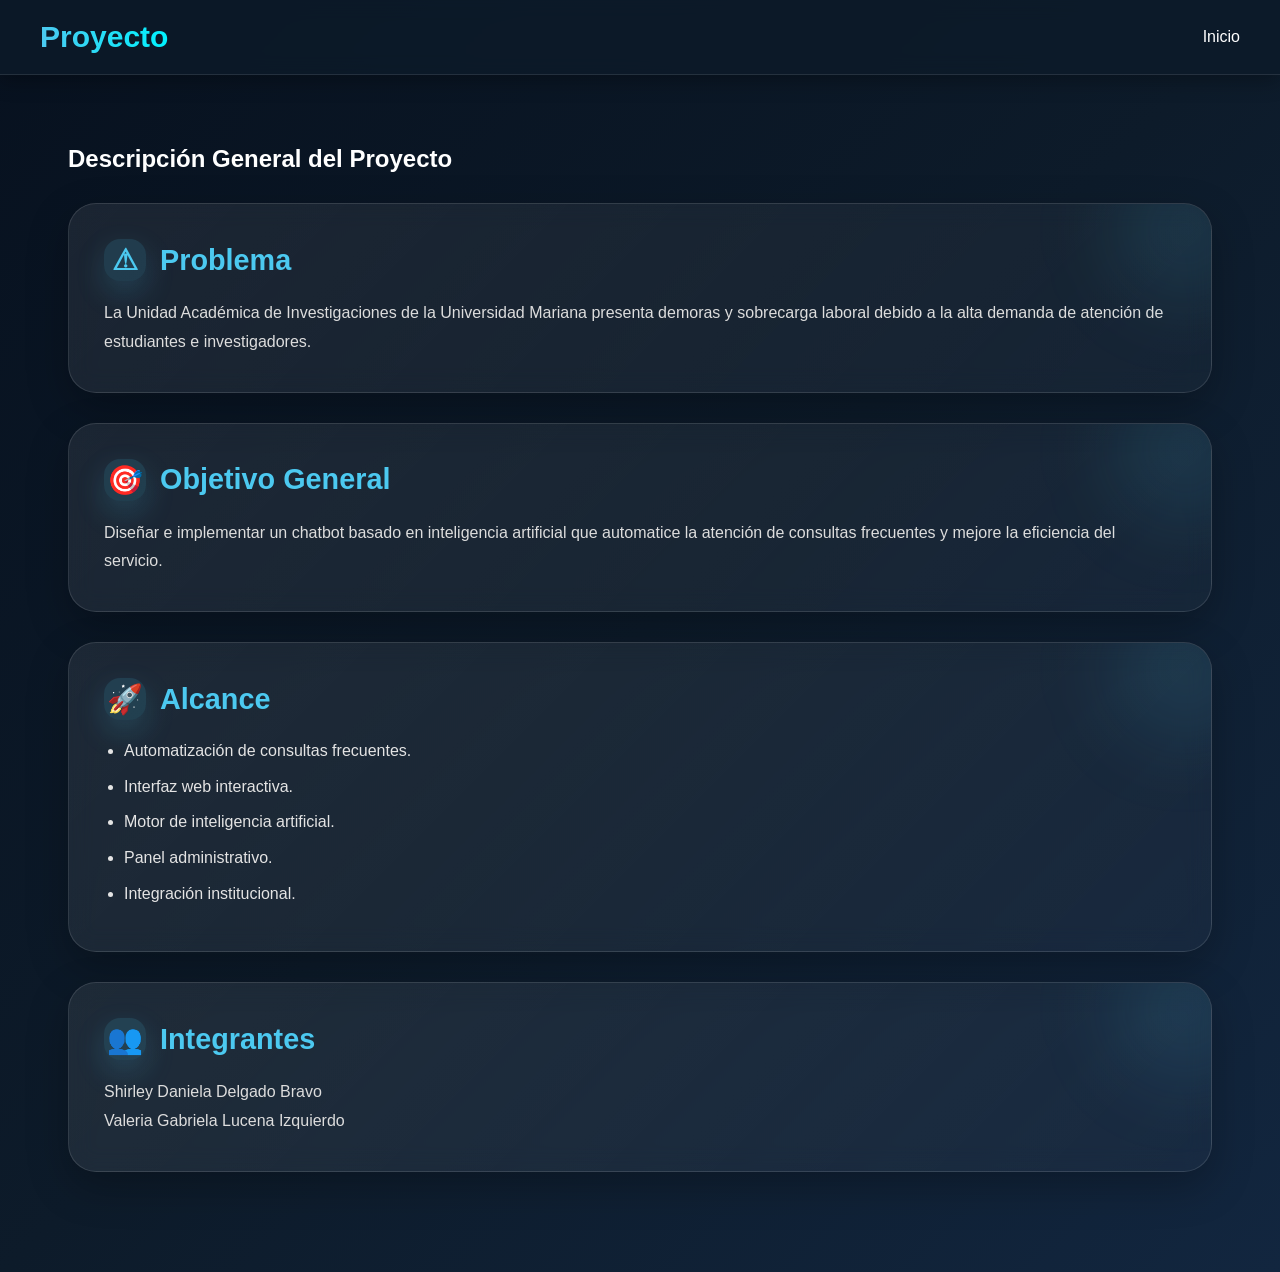
<file: proyecto-chatbot/proyecto.html>
<!DOCTYPE html>
<html lang="es">
<head>
    <meta charset="UTF-8">
    <meta name="viewport" content="width=device-width, initial-scale=1.0">
    <title>Descripción del Proyecto</title>
    <link rel="stylesheet" href="css/estilos.css">
</head>
<body>

<header>
    <nav class="navbar">
        <h1>Proyecto</h1>
        <ul>
            <li><a href="index.html">Inicio</a></li>
        </ul>
    </nav>
</header>

<div class="contenedor">

<h2>Descripción General del Proyecto</h2>

<div class="seccion">
<h3><span class="section-icon-symbol">⚠</span>Problema</h3>
<p>
La Unidad Académica de Investigaciones de la Universidad Mariana presenta demoras y sobrecarga laboral debido a la alta demanda de atención de estudiantes e investigadores.
</p>
</div>

<div class="seccion">
<h3><span class="section-icon-symbol">🎯</span>Objetivo General</h3>
<p>
Diseñar e implementar un chatbot basado en inteligencia artificial que automatice la atención de consultas frecuentes y mejore la eficiencia del servicio.
</p>
</div>

<div class="seccion">
<h3><span class="section-icon-symbol">🚀</span>Alcance</h3>
<ul>
<li>Automatización de consultas frecuentes.</li>
<li>Interfaz web interactiva.</li>
<li>Motor de inteligencia artificial.</li>
<li>Panel administrativo.</li>
<li>Integración institucional.</li>
</ul>
</div>

<div class="seccion">
<h3><span class="section-icon-symbol">👥</span>Integrantes</h3>
<p>
Shirley Daniela Delgado Bravo<br>
Valeria Gabriela Lucena Izquierdo
</p>
</div>

</div>

<script src="js/app.js"></script>
</body>
</html>
</file>
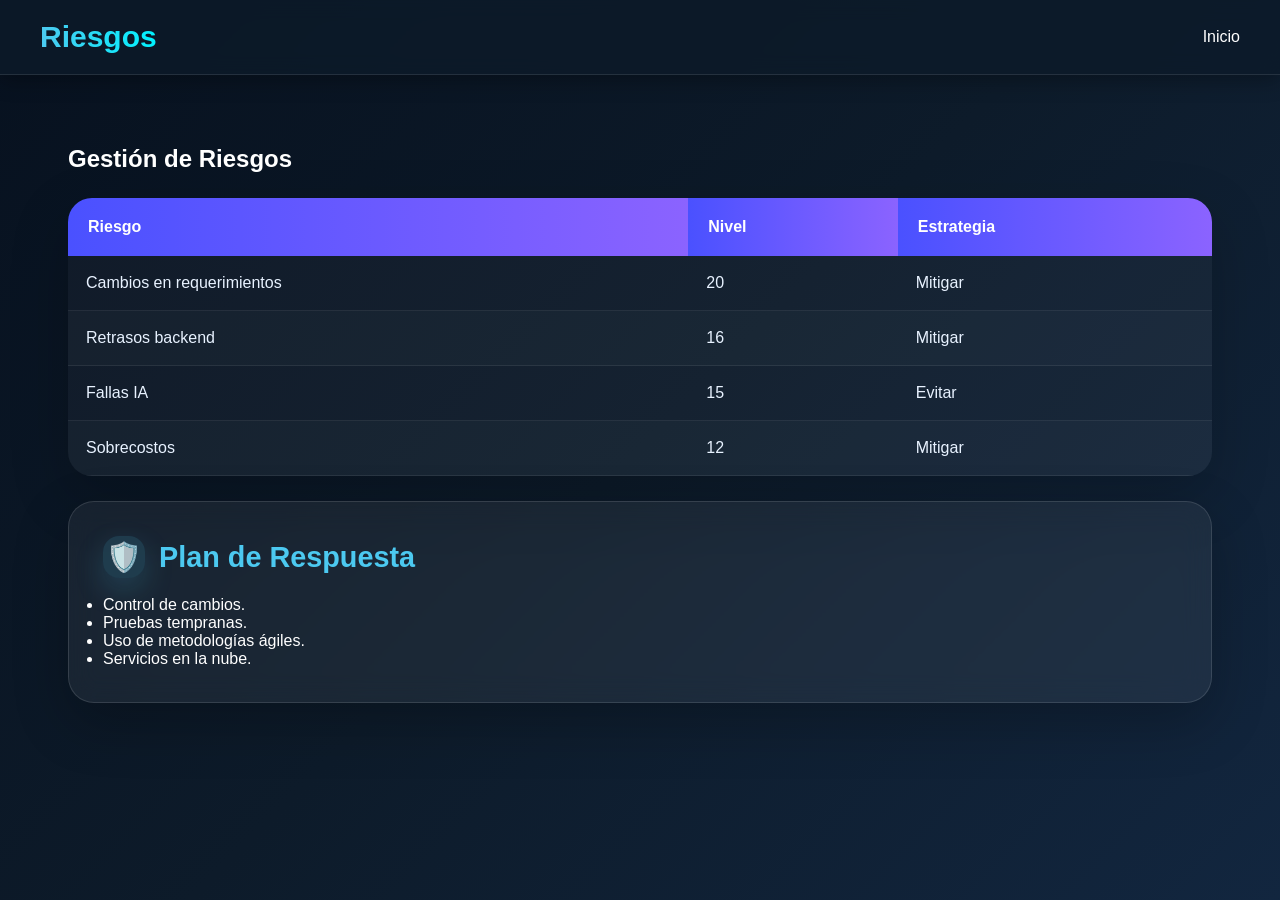
<file: proyecto-chatbot/riesgos.html>
<!DOCTYPE html>
<html lang="es">
<head>
<meta charset="UTF-8">
<meta name="viewport" content="width=device-width, initial-scale=1.0">
<title>Gestión de Riesgos</title>
<link rel="stylesheet" href="css/estilos.css">
</head>
<body>

<header>
<nav class="navbar">
<h1>Riesgos</h1>
<ul>
<li><a href="index.html">Inicio</a></li>
</ul>
</nav>
</header>

<div class="contenedor">

<h2>Gestión de Riesgos</h2>

<table>
<tr>
<th>Riesgo</th>
<th>Nivel</th>
<th>Estrategia</th>
</tr>

<tr>
<td>Cambios en requerimientos</td>
<td>20</td>
<td>Mitigar</td>
</tr>

<tr>
<td>Retrasos backend</td>
<td>16</td>
<td>Mitigar</td>
</tr>

<tr>
<td>Fallas IA</td>
<td>15</td>
<td>Evitar</td>
</tr>

<tr>
<td>Sobrecostos</td>
<td>12</td>
<td>Mitigar</td>
</tr>

</table>

<div class="riesgo-box">
<h3><span class="section-icon-symbol">🛡️</span>Plan de Respuesta</h3>
<ul>
<li>Control de cambios.</li>
<li>Pruebas tempranas.</li>
<li>Uso de metodologías ágiles.</li>
<li>Servicios en la nube.</li>
</ul>
</div>

</div>

<script src="js/app.js"></script>
</body>
</html>
</file>
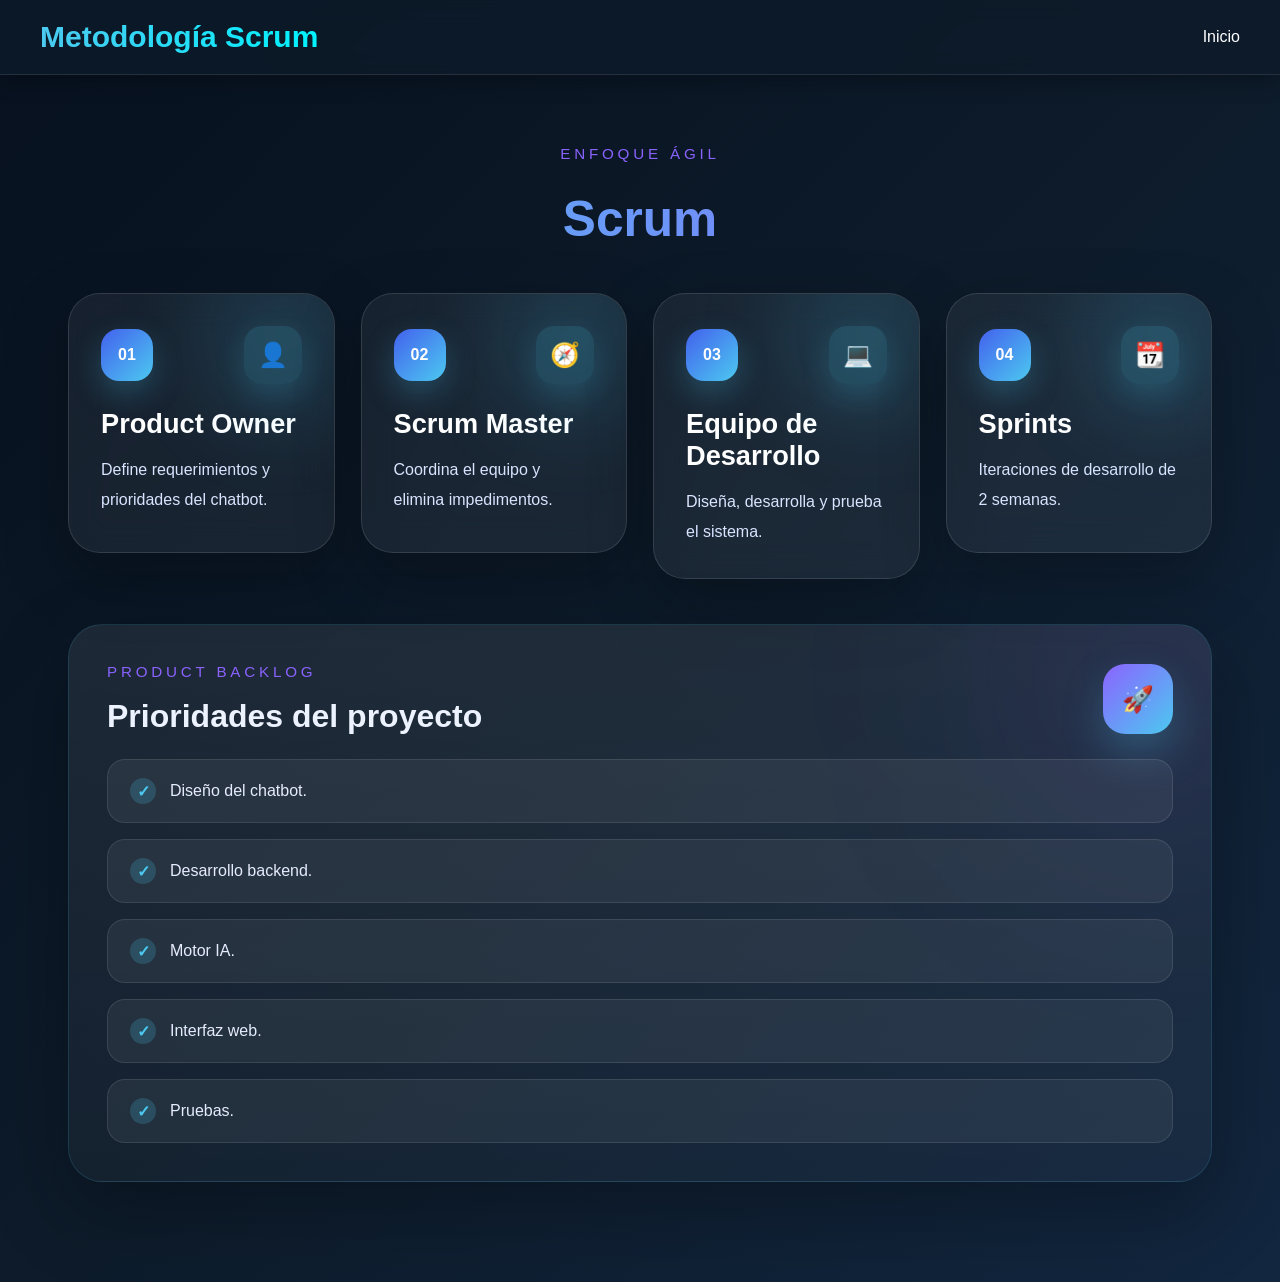
<file: proyecto-chatbot/scrum.html>
<!DOCTYPE html>
<html lang="es">
<head>
<meta charset="UTF-8">
<meta name="viewport" content="width=device-width, initial-scale=1.0">
<title>Scrum</title>
<link rel="stylesheet" href="css/estilos.css">
</head>
<body>

<header>
<nav class="navbar">
<h1>Metodología Scrum</h1>
<ul>
<li><a href="index.html">Inicio</a></li>
</ul>
</nav>
</header>

<div class="contenedor">

<div class="scrum-intro">
<span class="section-label">Enfoque Ágil</span>
<h2>Scrum</h2>
</div>

<div class="scrum-grid">

<div class="card">
<div class="card-top">
<span class="card-badge">01</span>
<div class="card-icon">👤</div>
</div>
<h3>Product Owner</h3>
<p>Define requerimientos y prioridades del chatbot.</p>
</div>

<div class="card">
<div class="card-top">
<span class="card-badge">02</span>
<div class="card-icon">🧭</div>
</div>
<h3>Scrum Master</h3>
<p>Coordina el equipo y elimina impedimentos.</p>
</div>

<div class="card">
<div class="card-top">
<span class="card-badge">03</span>
<div class="card-icon">💻</div>
</div>
<h3>Equipo de Desarrollo</h3>
<p>Diseña, desarrolla y prueba el sistema.</p>
</div>

<div class="card">
<div class="card-top">
<span class="card-badge">04</span>
<div class="card-icon">📆</div>
</div>
<h3>Sprints</h3>
<p>Iteraciones de desarrollo de 2 semanas.</p>
</div>

</div>

<div class="backlog-card">
<div class="backlog-header">
<div>
<span class="section-label">Product Backlog</span>
<h3>Prioridades del proyecto</h3>
</div>
<div class="backlog-rocket">🚀</div>
</div>
<ul class="backlog-list">
<li>Diseño del chatbot.</li>
<li>Desarrollo backend.</li>
<li>Motor IA.</li>
<li>Interfaz web.</li>
<li>Pruebas.</li>
</ul>
</div>

</div>

<script src="js/app.js"></script>
</body>
</html>
</file>
<file: css/estilos.css>
/* =========================
   CONFIGURACIÓN GENERAL
========================= */

* {
  margin: 0;
  padding: 0;
  box-sizing: border-box;
}

body {
  font-family: "Poppins", sans-serif;
  background: linear-gradient(135deg, #07111f, #0d1b2a, #12263f);
  color: white;
  overflow-x: hidden;
}

/* =========================
   NAVBAR
========================= */

.navbar {
  position: sticky;
  top: 0;
  z-index: 1000;
  background: rgba(13, 27, 42, 0.8);
  backdrop-filter: blur(10px);
  padding: 20px 40px;
  display: flex;
  justify-content: space-between;
  align-items: center;
  flex-wrap: wrap;
  border-bottom: 1px solid rgba(255, 255, 255, 0.1);
  box-shadow: 0 5px 20px rgba(0, 0, 0, 0.3);
}

.navbar h1 {
  font-size: 30px;
  background: linear-gradient(90deg, #4cc9f0, #00f2fe);
  background-clip: text;
  -webkit-background-clip: text;
  -webkit-text-fill-color: transparent;
}

.navbar ul {
  display: flex;
  gap: 25px;
  list-style: none;
}

.navbar a {
  color: white;
  text-decoration: none;
  font-weight: 500;
  position: relative;
  transition: 0.4s;
}

.navbar a::after {
  content: "";
  position: absolute;
  left: 0;
  bottom: -6px;
  width: 0%;
  height: 2px;
  background: #4cc9f0;
  transition: 0.4s;
}

.navbar a:hover::after {
  width: 100%;
}

.navbar a:hover {
  color: #4cc9f0;
}

/* =========================
   HERO
========================= */

.hero {
  min-height: 90vh;
  background:
    linear-gradient(rgba(0, 0, 0, 0.65), rgba(0, 0, 0, 0.7)),
    url("https://images.unsplash.com/photo-1516321318423-f06f85e504b3?q=80&w=1200&auto=format&fit=crop");
  background-size: cover;
  background-position: center;
  display: flex;
  justify-content: center;
  align-items: center;
  text-align: center;
  padding: 20px;
  position: relative;
  overflow: hidden;
}

.hero::before {
  content: "";
  position: absolute;
  width: 500px;
  height: 500px;
  background: rgba(76, 201, 240, 0.15);
  border-radius: 50%;
  filter: blur(100px);
  animation: float 6s infinite alternate ease-in-out;
}

.hero-texto {
  position: relative;
  z-index: 2;
  background: rgba(255, 255, 255, 0.08);
  padding: 50px;
  border-radius: 30px;
  backdrop-filter: blur(12px);
  box-shadow: 0 10px 40px rgba(0, 0, 0, 0.4);
  max-width: 850px;
  animation: fadeUp 1.2s ease;
  transition: 0.5s;
  transform-style: preserve-3d;
}

.hero-texto:hover {
  transform: rotateY(5deg) rotateX(5deg) scale(1.02);
}

.hero h2 {
  font-size: 4rem;
  margin-bottom: 20px;
  background: linear-gradient(90deg, #4cc9f0, #00f2fe);
  background-clip: text;
  -webkit-background-clip: text;
  -webkit-text-fill-color: transparent;
}

.hero p {
  font-size: 1.3rem;
  margin-bottom: 35px;
  color: #e4e4e4;
  line-height: 1.8;
}

/* =========================
   BOTONES
========================= */

.btn {
  display: inline-block;
  background: linear-gradient(90deg, #4361ee, #4cc9f0);
  color: white;
  padding: 16px 35px;
  border-radius: 50px;
  text-decoration: none;
  font-weight: bold;
  transition: 0.4s;
  box-shadow: 0 5px 20px rgba(76, 201, 240, 0.4);
}

.btn:hover {
  transform: translateY(-5px) scale(1.05);
  box-shadow: 0 10px 30px rgba(76, 201, 240, 0.7);
}

/* =========================
   CARDS
========================= */

.cards {
  display: grid;
  grid-template-columns: repeat(auto-fit, minmax(280px, 320px));
  gap: 30px;
  padding: 70px;
  justify-content: center;
  max-width: 1350px;
  margin: 0 auto;
}

.card {
  background: rgba(255, 255, 255, 0.08);
  padding: 35px;
  border-radius: 25px;
  backdrop-filter: blur(12px);
  box-shadow: 0 8px 25px rgba(0, 0, 0, 0.3);
  transition: 0.5s;
  position: relative;
  overflow: hidden;
  transform-style: preserve-3d;
  text-align: center;
}

.card::before {
  content: "";
  position: absolute;
  width: 200px;
  height: 200px;
  background: rgba(76, 201, 240, 0.15);
  border-radius: 50%;
  top: -60px;
  right: -60px;
  filter: blur(40px);
}

.card:hover {
  transform: translateY(-15px) rotateY(8deg) scale(1.03);
  box-shadow: 0 15px 35px rgba(76, 201, 240, 0.4);
}

.card h3 {
  color: #4cc9f0;
  margin-bottom: 15px;
  font-size: 28px;
}

.card p {
  line-height: 1.8;
  color: #ddd;

  .scrum-backlog-card {
    width: 100%;
  }
}

/* =========================
   CONTENEDORES
========================= */

.contenedor {
  padding: 50px;
}

.problema-seccion,
.objetivo-seccion,
.alcance-seccion,
.integrantes-seccion {
  padding: 30px;
  margin: 25px auto 0;
  width: 80%;
  max-width: 900px;
  border-radius: 25px;
  backdrop-filter: blur(10px);
  box-shadow: 0 8px 25px rgba(0, 0, 0, 0.3);
  transition: 0.4s;
}

.problema-seccion:hover,
.objetivo-seccion:hover,
.alcance-seccion:hover,
.integrantes-seccion:hover {
  transform: translateY(-8px);
}

.problema-seccion {
  background: linear-gradient(
    135deg,
    rgba(30, 64, 175, 0.28),
    rgba(59, 130, 246, 0.12)
  );
  border-left: 5px solid #60a5fa;
}

.objetivo-seccion {
  background: linear-gradient(
    135deg,
    rgba(37, 99, 235, 0.28),
    rgba(96, 165, 250, 0.12)
  );
  border-left: 5px solid #3b82f6;
}

.alcance-seccion {
  background: linear-gradient(
    135deg,
    rgba(14, 165, 233, 0.24),
    rgba(37, 99, 235, 0.12)
  );
  border-left: 5px solid #38bdf8;
}

.integrantes-seccion {
  background: linear-gradient(
    135deg,
    rgba(15, 23, 42, 0.18),
    rgba(59, 130, 246, 0.12)
  );
  border-left: 5px solid #1d4ed8;
}

.problema-seccion h3,
.objetivo-seccion h3,
.alcance-seccion h3,
.integrantes-seccion h3 {
  color: #eff6ff;
  margin-bottom: 15px;
  font-size: 28px;
}

.alcance-items {
  display: flex;
  flex-wrap: wrap;
  gap: 15px;
  margin-top: 20px;
  justify-content: center;
}

.alcance-item {
  background: rgba(255, 255, 255, 0.07);
  padding: 15px 20px;
  border-radius: 15px;
  border: 1px solid rgba(96, 165, 250, 0.35);
  transition: 0.3s;
  flex: 0 1 calc(50% - 8px);
  text-align: center;
}

.alcance-item:hover {
  background: rgba(59, 130, 246, 0.16);
  transform: scale(1.05);
}

.integrantes-lista {
  display: flex;
  flex-direction: column;
  gap: 15px;
  margin-top: 20px;
}

.integrante {
  background: rgba(255, 255, 255, 0.07);
  padding: 15px 20px;
  border-radius: 15px;
  border: 1px solid rgba(96, 165, 250, 0.35);
  transition: 0.3s;
}

.integrante:hover {
  background: rgba(37, 99, 235, 0.16);
  transform: translateX(10px);
}

/* =========================
   EDT
========================= */

.edt-timeline {
  display: grid;
  gap: 20px;
  width: 80%;
  max-width: 900px;
  margin: 30px auto 0;
}

.edt-item {
  padding: 28px 30px;
  border-radius: 24px;
  backdrop-filter: blur(10px);
  box-shadow: 0 8px 25px rgba(0, 0, 0, 0.3);
  transition: 0.4s;
  position: relative;
  overflow: hidden;
  border: 1px solid rgba(255, 255, 255, 0.08);
}

.edt-item::after {
  content: "";
  position: absolute;
  inset: auto -30px -30px auto;
  width: 140px;
  height: 140px;
  border-radius: 50%;
  background: rgba(255, 255, 255, 0.08);
  filter: blur(10px);
}

.edt-item:hover {
  transform: translateY(-8px);
}

.edt-item h3 {
  margin-bottom: 12px;
  font-size: 26px;
  color: #eff6ff;
}

.edt-item p {
  line-height: 1.8;
  color: rgba(255, 255, 255, 0.92);
}

.edt-gestion {
  background: linear-gradient(
    135deg,
    rgba(30, 64, 175, 0.3),
    rgba(59, 130, 246, 0.14)
  );
  border-left: 6px solid #1d4ed8;
}

.edt-analisis {
  background: linear-gradient(
    135deg,
    rgba(37, 99, 235, 0.28),
    rgba(96, 165, 250, 0.14)
  );
  border-left: 6px solid #3b82f6;
}

.edt-desarrollo {
  background: linear-gradient(
    135deg,
    rgba(14, 165, 233, 0.28),
    rgba(59, 130, 246, 0.14)
  );
  border-left: 6px solid #0ea5e9;
}

.edt-pruebas {
  background: linear-gradient(
    135deg,
    rgba(56, 189, 248, 0.25),
    rgba(147, 197, 253, 0.14)
  );
  border-left: 6px solid #38bdf8;
}

.edt-implementacion {
  background: linear-gradient(
    135deg,
    rgba(59, 130, 246, 0.28),
    rgba(30, 64, 175, 0.14)
  );
  border-left: 6px solid #2563eb;
}

.edt-mantenimiento {
  background: linear-gradient(
    135deg,
    rgba(15, 23, 42, 0.22),
    rgba(96, 165, 250, 0.12)
  );
  border-left: 6px solid #60a5fa;
}

/* =========================
   RUTA CRÍTICA
========================= */

.ruta {
  background: linear-gradient(135deg, #0d1b2a, #1b263b);
  color: white;
  padding: 30px;
  border-radius: 20px;
  margin: 25px 0;
  box-shadow: 0 8px 25px rgba(0, 0, 0, 0.4);
}

/* =========================
   TABLAS
========================= */

table {
  width: 100%;
  border-collapse: collapse;
  margin-top: 25px;
  overflow: hidden;
  border-radius: 20px;
}

table th {
  background: #4361ee;
  color: white;
  padding: 18px;
  font-size: 18px;
}

table td {
  background: rgba(255, 255, 255, 0.08);
  padding: 16px;
  text-align: center;
  color: white;
  border-bottom: 1px solid rgba(255, 255, 255, 0.1);
}

table tr:hover td {
  background: rgba(76, 201, 240, 0.15);
  transition: 0.3s;
}

/* =========================
   GANTT
========================= */

.gantt {
  margin-top: 35px;
}

.barra {
  padding: 18px;
  margin: 15px 0;
  border-radius: 15px;
  color: white;
  font-weight: bold;
  transition: 0.4s;
  box-shadow: 0 5px 15px rgba(0, 0, 0, 0.3);
}

.barra:hover {
  transform: scale(1.03);
}

.barra1 {
  background: linear-gradient(90deg, #4361ee, #4895ef);
  width: 20%;
}

.barra2 {
  background: linear-gradient(90deg, #3a0ca3, #7209b7);
  width: 30%;
}

.barra3 {
  background: linear-gradient(90deg, #2563eb, #60a5fa);
  width: 40%;
}

.barra4 {
  background: linear-gradient(90deg, #1d4ed8, #38bdf8);
  width: 60%;
}

.barra5 {
  background: linear-gradient(90deg, #4cc9f0, #00f2fe);
  width: 50%;
}

/* =========================
   PRESUPUESTO
========================= */

.presupuesto-final {
  margin-top: 35px;
  background: linear-gradient(135deg, #0d1b2a, #1b263b);
  color: white;
  padding: 40px;
  border-radius: 25px;
  text-align: center;
  box-shadow: 0 10px 30px rgba(0, 0, 0, 0.4);
}

/* =========================
   RIESGOS
========================= */

.riesgo-box {
  margin-top: 25px;
  padding: 30px 35px;
  border-radius: 22px;
  background: linear-gradient(
    135deg,
    rgba(13, 27, 42, 0.95),
    rgba(27, 38, 59, 0.92)
  );
  border: 1px solid rgba(76, 201, 240, 0.22);
  box-shadow: 0 10px 30px rgba(0, 0, 0, 0.35);
  backdrop-filter: blur(10px);
  transition: 0.4s;
}

.riesgo-box:hover {
  transform: translateY(-8px);
  box-shadow: 0 14px 35px rgba(76, 201, 240, 0.22);
}

.riesgo-box h3 {
  color: #4cc9f0;
  margin-bottom: 18px;
  font-size: 28px;
}

.riesgo-box ul {
  list-style: none;
  display: grid;
  grid-template-columns: repeat(2, minmax(0, 1fr));
  gap: 14px 18px;
}

.riesgo-box li {
  padding: 14px 16px;
  border-radius: 14px;
  background: rgba(255, 255, 255, 0.07);
  border-left: 4px solid #4361ee;
  color: #edf6ff;
  line-height: 1.6;
}

.riesgo-box li::before {
  content: "• ";
  color: #4cc9f0;
  font-weight: 700;
}

.riesgo-box li:hover {
  background: rgba(76, 201, 240, 0.14);
  transform: translateY(-2px);
}

/* =========================
   SCRUM
========================= */

.scrum-roles-container {
  display: grid;
  grid-template-columns: repeat(4, minmax(0, 1fr));
  gap: 22px;
  margin: 40px auto 0;
  width: 90%;
  max-width: 1300px;
}

.scrum-role-card {
  padding: 28px 24px 24px 28px;
  border-radius: 22px;
  background: rgba(13, 27, 42, 0.7);
  border: 2px solid #4cc9f0;
  color: #edf6ff;
  transition: 0.4s;
  position: relative;
  display: flex;
  flex-direction: column;
  min-height: 220px;
  overflow: hidden;
}

.scrum-role-card::before {
  content: "";
  position: absolute;
  top: 14px;
  left: 14px;
  font-size: 36px;
  width: 40px;
  height: 40px;
  display: flex;
  align-items: center;
  justify-content: center;
}

.scrum-role-card::after {
  content: "→";
  position: absolute;
  bottom: 14px;
  right: 14px;
  font-size: 20px;
  color: #4cc9f0;
  opacity: 0.8;
}

.scrum-role-card h3 {
  color: #4cc9f0;
  margin: 0 0 12px 48px;
  font-size: 18px;
  font-weight: 600;
  text-align: left;
}

.scrum-role-card p {
  margin: 0;
  line-height: 1.5;
  font-size: 14px;
  padding-left: 0;
  flex-grow: 1;
  display: flex;
  align-items: center;
}

.scrum-role-owner {
  border-color: #4cc9f0;
}

.scrum-role-owner::before {
  content: "👤";
}

.scrum-role-owner h3,
.scrum-role-owner::after {
  color: #4cc9f0;
}

.scrum-role-owner:hover {
  border-color: #4cc9f0;
  box-shadow: 0 0 30px rgba(76, 201, 240, 0.4);
  background: rgba(76, 201, 240, 0.1);
}

.scrum-role-master {
  border-color: #a855f7;
}

.scrum-role-master::before {
  content: "👑";
}

.scrum-role-master h3,
.scrum-role-master::after {
  color: #d8b4fe;
}

.scrum-role-master:hover {
  border-color: #d8b4fe;
  box-shadow: 0 0 30px rgba(168, 85, 247, 0.4);
  background: rgba(168, 85, 247, 0.1);
}

.scrum-role-dev {
  border-color: #06b6d4;
}

.scrum-role-dev::before {
  content: "</> ";
  font-size: 28px;
}

.scrum-role-dev h3,
.scrum-role-dev::after {
  color: #06b6d4;
}

.scrum-role-dev:hover {
  border-color: #06b6d4;
  box-shadow: 0 0 30px rgba(6, 182, 212, 0.4);
  background: rgba(6, 182, 212, 0.1);
}

.scrum-role-sprints {
  border-color: #ec4899;
}

.scrum-role-sprints::before {
  content: "🚀";
}

.scrum-role-sprints h3,
.scrum-role-sprints::after {
  color: #f472b6;
}

.scrum-role-sprints:hover {
  border-color: #f472b6;
  box-shadow: 0 0 30px rgba(236, 72, 153, 0.4);
  background: rgba(236, 72, 153, 0.1);
}

.page-title,
.scrum-title {
  width: fit-content;
  margin: 10px auto 28px;
  padding: 12px 26px;
  background: linear-gradient(90deg, rgb(76, 201, 240), rgb(0, 242, 254));
  background-clip: text;
  -webkit-background-clip: text;
  -webkit-text-fill-color: transparent;
  color: transparent;
  text-align: center;
}

.scrum-backlog-card {
  margin: 60px auto 0;
  width: 90%;
  max-width: 1300px;
  padding: 40px 45px;
  border-radius: 24px;
  background: linear-gradient(
    135deg,
    rgba(13, 27, 42, 0.95),
    rgba(27, 38, 59, 0.92)
  );
  border: 1px solid rgba(76, 201, 240, 0.28);
  box-shadow:
    0 12px 40px rgba(76, 201, 240, 0.15),
    inset 0 0 30px rgba(76, 201, 240, 0.05);
  backdrop-filter: blur(12px);
  transition: 0.4s;
}

.scrum-backlog-card:hover {
  transform: translateY(-8px);
  box-shadow:
    0 16px 50px rgba(76, 201, 240, 0.25),
    inset 0 0 30px rgba(76, 201, 240, 0.08);
}

.scrum-backlog-card h3 {
  background: linear-gradient(90deg, #4cc9f0, #a855f7);
  background-clip: text;
  -webkit-background-clip: text;
  -webkit-text-fill-color: transparent;
  margin: 0 0 25px 0;
  font-size: 32px;
  text-align: center;
  position: relative;
  padding-bottom: 15px;
}

.scrum-backlog-card h3::after {
  content: "";
  position: absolute;
  bottom: 0;
  left: 50%;
  transform: translateX(-50%);
  width: 80px;
  height: 3px;
  background: linear-gradient(
    90deg,
    transparent,
    #4cc9f0,
    #a855f7,
    transparent
  );
  border-radius: 2px;
}

.scrum-backlog-list {
  list-style: none;
  padding-left: 0;
  margin: 0;
  display: flex;
  flex-direction: column;
  gap: 14px;
}

.scrum-backlog-list li {
  color: #edf6ff;
  line-height: 1.6;
  font-size: 15px;
  padding-left: 32px;
  position: relative;
}

.scrum-backlog-list li::before {
  content: "•";
  position: absolute;
  left: 8px;
  color: #4cc9f0;
  font-weight: bold;
  font-size: 18px;
}

/* =========================
   CHATBOT
========================= */

#botonChat {
  position: fixed;
  bottom: 25px;
  right: 25px;
  width: 75px;
  height: 75px;
  border-radius: 50%;
  border: none;
  background: linear-gradient(135deg, #4361ee, #4cc9f0);
  color: white;
  font-size: 32px;
  cursor: pointer;
  box-shadow: 0 5px 25px rgba(76, 201, 240, 0.5);
  z-index: 9999;
  transition: 0.4s;
  animation: pulse 2s infinite;
}

#botonChat:hover {
  transform: scale(1.1) rotate(10deg);
}

.chatbot-container {
  position: fixed;
  bottom: 115px;
  right: 25px;
  width: 380px;
  height: 560px;
  background: rgba(255, 255, 255, 0.08);
  backdrop-filter: blur(15px);
  border-radius: 25px;
  overflow: hidden;
  display: none;
  flex-direction: column;
  box-shadow: 0 10px 35px rgba(0, 0, 0, 0.4);
  z-index: 9999;
}

.chatbot-header {
  background: linear-gradient(90deg, #4361ee, #4cc9f0);
  color: white;
  padding: 18px;
  display: flex;
  justify-content: space-between;
  align-items: center;
}

#cerrarChat {
  background: none;
  border: none;
  color: white;
  font-size: 20px;
  cursor: pointer;
}

.menu-chatbot {
  display: flex;
  flex-wrap: wrap;
  gap: 8px;
  padding: 12px;
  background: rgba(255, 255, 255, 0.05);
}

.menu-chatbot button {
  border: none;
  background: linear-gradient(90deg, #4361ee, #4cc9f0);
  color: white;
  padding: 10px 12px;
  border-radius: 12px;
  cursor: pointer;
  transition: 0.3s;
}

.menu-chatbot button:hover {
  transform: scale(1.05);
}

.chatbot-body {
  flex: 1;
  padding: 15px;
  overflow-y: auto;
}

.mensaje {
  margin-bottom: 12px;
  padding: 12px;
  border-radius: 15px;
  max-width: 80%;
}

.bot {
  background: rgba(255, 255, 255, 0.12);
}

.user {
  background: #4361ee;
  margin-left: auto;
  text-align: right;
}

.chatbot-footer {
  display: flex;
  border-top: 1px solid rgba(255, 255, 255, 0.1);
}

.chatbot-footer input {
  flex: 1;
  border: none;
  padding: 15px;
  outline: none;
  background: rgba(255, 255, 255, 0.08);
  color: white;
}

.chatbot-footer button {
  width: 100px;
  border: none;
  background: linear-gradient(90deg, #4361ee, #4cc9f0);
  color: white;
  cursor: pointer;
  font-weight: bold;
}

/* =========================
   FOOTER
========================= */

footer {
  background: #0d1b2a;
  color: white;
  text-align: center;
  padding: 25px;
  margin-top: 40px;
}

/* =========================
   ANIMACIONES
========================= */

@keyframes fadeUp {
  from {
    opacity: 0;
    transform: translateY(40px);
  }

  to {
    opacity: 1;
    transform: translateY(0);
  }
}

@keyframes float {
  from {
    transform: translateY(-20px);
  }

  to {
    transform: translateY(20px);
  }
}

@keyframes pulse {
  0% {
    box-shadow: 0 0 0 0 rgba(76, 201, 240, 0.6);
  }

  70% {
    box-shadow: 0 0 0 20px rgba(76, 201, 240, 0);
  }

  100% {
    box-shadow: 0 0 0 0 rgba(76, 201, 240, 0);
  }
}

/* =========================
   RESPONSIVE
========================= */

@media (max-width: 768px) {
  .hero h2 {
    font-size: 2.5rem;
  }

  .navbar {
    flex-direction: column;
    gap: 20px;
  }

  .navbar ul {
    flex-direction: column;
    text-align: center;
  }

  .cards {
    padding: 30px;
  }

  .scrum-title {
    width: 100%;
    margin-bottom: 22px;
  }

  .riesgo-box ul {
    grid-template-columns: 1fr;
  }

  .problema-seccion,
  .objetivo-seccion,
  .alcance-seccion,
  .integrantes-seccion,
  .edt-timeline {
    width: 100%;
    max-width: none;
  }

  .alcance-item {
    flex: 1 1 100%;
  }

  .chatbot-container {
    width: 95%;
    right: 10px;
  }
}
</file>
<file: proyecto-chatbot/css/estilos.css>
/* =========================
   CONFIGURACIÓN GENERAL
========================= */

*{
    margin:0;
    padding:0;
    box-sizing:border-box;
}

body{
    font-family:'Poppins', sans-serif;
    background:linear-gradient(135deg,#07111f,#0d1b2a,#12263f);
    color:white;
    overflow-x:hidden;
    min-height:100vh;
    position:relative;
}

/* =========================
   NAVBAR
========================= */

.navbar{
    position:sticky;
    top:0;
    z-index:1000;
    background:rgba(13,27,42,0.8);
    backdrop-filter:blur(10px);
    padding:20px 40px;
    display:flex;
    justify-content:space-between;
    align-items:center;
    flex-wrap:wrap;
    border-bottom:1px solid rgba(255,255,255,0.1);
    box-shadow:0 5px 20px rgba(0,0,0,0.3);
}

.navbar h1{
    font-size:30px;
    background:linear-gradient(90deg,#4cc9f0,#00f2fe);
    background-clip:text;
    -webkit-background-clip:text;
    -webkit-text-fill-color:transparent;
}

.navbar ul{
    display:flex;
    gap:25px;
    list-style:none;
}

.navbar a{
    color:white;
    text-decoration:none;
    font-weight:500;
    position:relative;
    transition:0.4s;
}

.navbar a::after{
    content:'';
    position:absolute;
    left:0;
    bottom:-6px;
    width:0%;
    height:2px;
    background:#4cc9f0;
    transition:0.4s;
}

.navbar a.active,
.navbar a:hover{
    color:#4cc9f0;
}

.navbar a.active::after,
.navbar a:hover::after{
    width:100%;
}

.navbar a.active::after{
    background:linear-gradient(90deg,#4cc9f0,#8b63ff);
}

/* =========================
   HERO
========================= */

.hero{
    min-height:88vh;
    background:
        linear-gradient(180deg,rgba(6,18,37,0.92),rgba(8,20,42,0.96)),
        url('https://images.unsplash.com/photo-1516321318423-f06f85e504b3?q=80&w=1200&auto=format&fit=crop');
    background-size:cover;
    background-position:center;
    display:flex;
    justify-content:center;
    align-items:center;
    text-align:center;
    padding:40px 20px;
    position:relative;
    overflow:hidden;
}

.hero::before{
    content:'';
    position:absolute;
    inset:0;
    background:
        radial-gradient(circle at 20% 20%, rgba(76,201,240,0.16), transparent 18%),
        radial-gradient(circle at 80% 10%, rgba(139,99,255,0.14), transparent 16%),
        radial-gradient(circle at 50% 70%, rgba(255,255,255,0.06), transparent 20%);
    pointer-events:none;
}

.hero-texto{
    position:relative;
    z-index:2;
    background:rgba(4,11,29,0.92);
    padding:52px 48px;
    border-radius:40px;
    backdrop-filter:blur(22px);
    border:1px solid rgba(255,255,255,0.12);
    box-shadow:0 32px 90px rgba(0,0,0,0.35);
    max-width:960px;
    animation:fadeUp 1.2s ease both;
    transition:transform 0.4s ease;
}

.hero-texto:hover{
    transform:translateY(-8px) scale(1.01);
}

.hero h2{
    font-size:3.8rem;
    margin-bottom:20px;
    background:linear-gradient(90deg,#4cc9f0,#8b63ff);
    background-clip:text;
    -webkit-background-clip:text;
    -webkit-text-fill-color:transparent;
}

.hero p{
    font-size:1.18rem;
    margin:0 auto 35px;
    color:#d8e1ff;
    line-height:1.8;
    max-width:740px;
}

/* =========================
   BOTONES
========================= */

.btn{
    display:inline-block;
    background:linear-gradient(90deg,#4361ee,#4cc9f0);
    color:white;
    padding:16px 35px;
    border-radius:50px;
    text-decoration:none;
    font-weight:bold;
    transition:0.4s;
    box-shadow:0 5px 20px rgba(76,201,240,0.4);
}

.btn:hover{
    transform:translateY(-5px) scale(1.05);
    box-shadow:0 10px 30px rgba(76,201,240,0.7);
}

/* =========================
   CARDS
========================= */

.cards{
    display:grid;
    grid-template-columns:repeat(auto-fit,minmax(260px,1fr));
    gap:28px;
    padding:60px 0 80px;
    max-width:1200px;
    margin:0 auto;
}

.card{
    background:rgba(255,255,255,0.06);
    border:1px solid rgba(255,255,255,0.12);
    padding:32px;
    border-radius:28px;
    backdrop-filter:blur(18px);
    box-shadow:0 20px 55px rgba(0,0,0,0.32);
    transition:transform 0.4s ease, box-shadow 0.4s ease;
    position:relative;
    overflow:hidden;
    min-height:220px;
}

.card-home{
    display:flex;
    flex-direction:column;
    justify-content:flex-start;
    align-items:center;
    text-align:center;
}

.card-home .card-top{
    display:flex;
    justify-content:center;
    margin-bottom:24px;
}

.card-home .card-icon{
    width:74px;
    height:74px;
    display:inline-flex;
    align-items:center;
    justify-content:center;
    border-radius:22px;
    font-size:1.8rem;
    background:rgba(76,201,240,0.14);
    color:#4cc9f0;
    box-shadow:0 15px 40px rgba(76,201,240,0.18);
}

.card-home .card-icon.purple{
    background:rgba(139,99,255,0.16);
    color:#8b63ff;
}

.card-home .card-icon.cyan{
    background:rgba(76,201,240,0.18);
    color:#4cc9f0;
}

.card-home .card-icon.gold{
    background:rgba(255,161,64,0.14);
    color:#ffc45e;
}

.card-home .card-icon.red{
    background:rgba(255,90,90,0.14);
    color:#ff7f7f;
}

.card-home h3{
    color:#e7f3ff;
    margin-bottom:14px;
    font-size:1.55rem;
}

.card-home p{
    line-height:1.75;
    color:#dbe6ff;
    max-width:260px;
}

.card::before{
    content:'';
    position:absolute;
    width:180px;
    height:180px;
    background:rgba(76,201,240,0.1);
    border-radius:50%;
    top:-50px;
    right:-40px;
    filter:blur(42px);
}

.card:hover{
    transform:translateY(-12px);
    box-shadow:0 26px 65px rgba(76,201,240,0.28);
}

.card h3{
    color:#e7f3ff;
    margin-bottom:18px;
    font-size:1.65rem;
}

.card p{
    line-height:1.75;
    color:#dbe6ff;
}

.card strong{
    color:#c2d8ff;
}

/* =========================
   CONTENEDORES
========================= */

.contenedor{
    max-width:1200px;
    margin:0 auto;
    padding:70px 28px 100px;
    position:relative;
}

.scrum-intro{
    text-align:center;
    margin-bottom:45px;
}

.scrum-intro .section-label{
    display:inline-block;
    text-transform:uppercase;
    letter-spacing:0.25em;
    color:#8b63ff;
    margin-bottom:18px;
    font-size:0.95rem;
}

.scrum-intro h2{
    font-size:3.3rem;
    color:white;
    background:linear-gradient(90deg,#4cc9f0,#8b63ff);
    background-clip:text;
    -webkit-background-clip:text;
    -webkit-text-fill-color:transparent;
    margin-top:10px;
}

.scrum-grid{
    display:grid;
    grid-template-columns:repeat(4,minmax(240px,1fr));
    gap:30px;
    align-items:start;
}

.card{
    background:rgba(255,255,255,0.06);
    padding:32px;
    border-radius:32px;
    backdrop-filter:blur(18px);
    border:1px solid rgba(255,255,255,0.15);
    box-shadow:0 20px 55px rgba(0,0,0,0.28);
    position:relative;
    overflow:hidden;
    min-height:260px;
}

.card::before{
    content:'';
    position:absolute;
    width:180px;
    height:180px;
    background:rgba(76,201,240,0.12);
    border-radius:50%;
    top:-50px;
    right:-40px;
    filter:blur(50px);
}

.card-top{
    display:flex;
    justify-content:space-between;
    align-items:center;
    margin-bottom:24px;
    position:relative;
    z-index:1;
}

.card-badge{
    width:54px;
    height:54px;
    border-radius:18px;
    display:flex;
    align-items:center;
    justify-content:center;
    background:linear-gradient(135deg,#4361ee,#4cc9f0);
    color:white;
    font-weight:700;
    box-shadow:0 16px 35px rgba(76,201,240,0.22);
}

.card-icon{
    width:62px;
    height:62px;
    border-radius:18px;
    background:rgba(76,201,240,0.14);
    display:flex;
    align-items:center;
    justify-content:center;
    font-size:1.5rem;
    color:#4cc9f0;
    box-shadow:0 16px 35px rgba(76,201,240,0.18);
}

.card h3{
    color:white;
    margin-bottom:16px;
    font-size:1.65rem;
}

.card p{
    line-height:1.85;
    color:#d9e4ff;
}

.card:hover{
    transform:translateY(-10px);
}

.backlog-card{
    background:linear-gradient(180deg,rgba(255,255,255,0.08),rgba(255,255,255,0.03));
    padding:38px;
    border-radius:34px;
    border:1px solid rgba(76,201,240,0.16);
    box-shadow:0 30px 80px rgba(0,0,0,0.25);
    margin-top:50px;
    position:relative;
    overflow:hidden;
}

.backlog-card::before{
    content:'';
    position:absolute;
    width:280px;
    height:280px;
    background:rgba(147,82,255,0.14);
    border-radius:50%;
    top:-90px;
    right:-90px;
    filter:blur(130px);
}

.backlog-header{
    display:flex;
    justify-content:space-between;
    align-items:center;
    gap:18px;
    position:relative;
    z-index:1;
    margin-bottom:26px;
}

.backlog-header h3{
    margin:0;
    font-size:2rem;
    color:#edf2ff;
}

.backlog-rocket{
    width:72px;
    height:72px;
    border-radius:22px;
    display:flex;
    align-items:center;
    justify-content:center;
    font-size:1.6rem;
    background:linear-gradient(135deg,#8b63ff,#4cc9f0);
    box-shadow:0 18px 40px rgba(76,201,240,0.25);
}

.backlog-list{
    list-style:none;
    padding-left:0;
    display:grid;
    gap:16px;
    position:relative;
    z-index:1;
}

.backlog-list li{
    display:flex;
    align-items:center;
    gap:14px;
    padding:18px 22px;
    border-radius:18px;
    background:rgba(255,255,255,0.06);
    border:1px solid rgba(255,255,255,0.12);
    color:#e6ecff;
}

.backlog-list li::before{
    content:'✓';
    display:flex;
    align-items:center;
    justify-content:center;
    width:26px;
    height:26px;
    border-radius:50%;
    background:rgba(76,201,240,0.2);
    color:#4cc9f0;
    font-weight:700;
}

@media (max-width:1100px){
    .scrum-grid{
        grid-template-columns:repeat(2,minmax(240px,1fr));
    }

    .cronograma-grid{
        grid-template-columns:repeat(2,minmax(240px,1fr));
    }
}

@media (max-width:720px){
    .contenedor{
        padding:45px 20px 80px;
    }

    .scrum-intro h2{
        font-size:2.4rem;
    }

    .scrum-grid{
        grid-template-columns:1fr;
    }

    .cronograma-grid{
        grid-template-columns:1fr;
    }

    .backlog-header{
        flex-direction:column;
        align-items:flex-start;
    }
}

/* =========================
   CHATBOT
========================= */


.ruta{
    background:linear-gradient(135deg,rgba(255,255,255,0.08),rgba(255,255,255,0.03));
    color:#e8f2ff;
    padding:32px;
    border-radius:30px;
    margin:25px 0;
    border:1px solid rgba(255,255,255,0.12);
    box-shadow:0 20px 55px rgba(0,0,0,0.28);
    position:relative;
    overflow:hidden;
}

.ruta::before{
    content:'';
    position:absolute;
    width:160px;
    height:160px;
    background:rgba(76,201,240,0.1);
    border-radius:50%;
    top:-50px;
    right:-50px;
    filter:blur(40px);
}

.ruta{
    font-size:1.05rem;
    line-height:1.8;
}

/* =========================
   TABLAS
========================= */

table{
    width:100%;
    border-collapse:collapse;
    margin-top:25px;
    overflow:hidden;
    border-radius:24px;
    box-shadow:0 20px 60px rgba(0,0,0,0.2);
}

table th{
    background:linear-gradient(90deg,#4a51ff,#8b63ff);
    color:white;
    padding:20px;
    font-size:1rem;
    text-align:left;
}

table td{
    background:rgba(255,255,255,0.05);
    padding:18px;
    color:#e8f2ff;
    border-bottom:1px solid rgba(255,255,255,0.08);
}

table tr:nth-child(even) td{
    background:rgba(255,255,255,0.03);
}

table tr:hover td{
    background:rgba(76,201,240,0.12);
    transition:0.3s;
}

/* =========================
   GANTT
========================= */

.gantt{
    margin-top:35px;
    display:grid;
    gap:16px;
}

.barra{
    padding:18px 24px;
    margin:12px 0;
    border-radius:24px;
    color:white;
    font-weight:bold;
    transition:transform 0.3s ease, box-shadow 0.3s ease;
    box-shadow:0 12px 32px rgba(0,0,0,0.22);
    min-height:56px;
    display:flex;
    align-items:center;
}

.barra:hover{
    transform:translateY(-4px);
}

.barra1{
    background:linear-gradient(90deg,#4361ee,#4895ef);
    width:20%;
}

.barra2{
    background:linear-gradient(90deg,#3a0ca3,#7209b7);
    width:30%;
}

.barra3{
    background:linear-gradient(90deg,#7209b7,#b5179e);
    width:40%;
}

.barra4{
    background:linear-gradient(90deg,#f72585,#ff4d6d);
    width:60%;
}

.barra5{
    background:linear-gradient(90deg,#4cc9f0,#00f2fe);
    width:50%;
}

/* =========================
   PRESUPUESTO
========================= */

.presupuesto-final{
    margin-top:35px;
    background:linear-gradient(135deg,rgba(255,255,255,0.08),rgba(255,255,255,0.03));
    color:#e8f2ff;
    padding:42px;
    border-radius:30px;
    border:1px solid rgba(255,255,255,0.12);
    text-align:center;
    box-shadow:0 20px 60px rgba(0,0,0,0.25);
}

/* =========================
   RIESGOS
========================= */

.riesgo-box{
    background:rgba(255,255,255,0.06);
    margin-top:25px;
    padding:34px;
    border-radius:26px;
    backdrop-filter:blur(14px);
    border:1px solid rgba(255,255,255,0.12);
    transition:transform 0.4s ease, box-shadow 0.4s ease;
    box-shadow:0 20px 55px rgba(0,0,0,0.24);
}

.riesgo-box:hover{
    transform:translateY(-8px);
    box-shadow:0 26px 65px rgba(76,201,240,0.18);
}

/* =========================
   SCRUM
========================= */

.scrum-intro{
    text-align:center;
    margin-bottom:45px;
}

.section-label{
    display:inline-block;
    text-transform:uppercase;
    letter-spacing:0.25em;
    color:#8b63ff;
    margin-bottom:18px;
    font-size:0.95rem;
}

.scrum-intro h2{
    font-size:3.1rem;
    color:white;
    background:linear-gradient(90deg,#4cc9f0,#8b63ff);
    background-clip:text;
    -webkit-background-clip:text;
    -webkit-text-fill-color:transparent;
    margin-top:10px;
}

.scrum-grid{
    display:grid;
    grid-template-columns:repeat(auto-fit,minmax(260px,1fr));
    gap:26px;
}

.card{
    background:rgba(255,255,255,0.06);
    padding:32px;
    border-radius:32px;
    backdrop-filter:blur(18px);
    border:1px solid rgba(255,255,255,0.12);
    box-shadow:0 24px 65px rgba(0,0,0,0.28);
    position:relative;
    overflow:hidden;
    transition:transform 0.4s ease, box-shadow 0.4s ease;
}

.card::before{
    content:'';
    position:absolute;
    width:180px;
    height:180px;
    background:rgba(76,201,240,0.12);
    border-radius:50%;
    top:-50px;
    right:-40px;
    filter:blur(40px);
}

.card:hover{
    transform:translateY(-12px);
    box-shadow:0 30px 75px rgba(76,201,240,0.24);
}

.card-top{
    display:flex;
    justify-content:space-between;
    align-items:center;
    margin-bottom:24px;
    position:relative;
    z-index:1;
}

.card-badge{
    width:52px;
    height:52px;
    border-radius:18px;
    display:flex;
    align-items:center;
    justify-content:center;
    background:linear-gradient(135deg,#4361ee,#4cc9f0);
    color:white;
    font-weight:700;
    box-shadow:0 12px 30px rgba(76,201,240,0.25);
}

.card-icon{
    width:58px;
    height:58px;
    border-radius:18px;
    background:rgba(76,201,240,0.14);
    display:flex;
    align-items:center;
    justify-content:center;
    font-size:1.5rem;
    color:#4cc9f0;
    box-shadow:0 12px 30px rgba(76,201,240,0.18);
}

.card h3{
    color:white;
    margin-bottom:15px;
    font-size:1.7rem;
}

.card p{
    line-height:1.85;
    color:#d9e4ff;
}

.backlog-card{
    background:linear-gradient(180deg,rgba(255,255,255,0.08),rgba(255,255,255,0.03));
    padding:38px;
    border-radius:34px;
    border:1px solid rgba(76,201,240,0.14);
    box-shadow:0 30px 80px rgba(0,0,0,0.28);
    margin-top:45px;
    position:relative;
    overflow:hidden;
}

.backlog-card::before{
    content:'';
    position:absolute;
    width:280px;
    height:280px;
    background:rgba(147,82,255,0.12);
    border-radius:50%;
    top:-90px;
    right:-90px;
    filter:blur(120px);
}

.backlog-header{
    display:flex;
    justify-content:space-between;
    align-items:center;
    gap:18px;
    position:relative;
    z-index:1;
    margin-bottom:24px;
}

.backlog-header h3{
    margin:0;
    font-size:2rem;
    color:#edf2ff;
}

.backlog-rocket{
    width:70px;
    height:70px;
    border-radius:22px;
    display:flex;
    align-items:center;
    justify-content:center;
    font-size:1.6rem;
    background:linear-gradient(135deg,#8b63ff,#4cc9f0);
    box-shadow:0 18px 40px rgba(76,201,240,0.25);
}

.backlog-list{
    list-style:none;
    padding-left:0;
    display:grid;
    gap:16px;
    position:relative;
    z-index:1;
}

.backlog-list li{
    display:flex;
    align-items:center;
    gap:14px;
    padding:18px 22px;
    border-radius:18px;
    background:rgba(255,255,255,0.06);
    border:1px solid rgba(255,255,255,0.1);
    color:#e6ecff;
}

.backlog-list li::before{
    content:'✓';
    display:flex;
    align-items:center;
    justify-content:center;
    width:26px;
    height:26px;
    border-radius:50%;
    background:rgba(76,201,240,0.2);
    color:#4cc9f0;
    font-weight:700;
}

@media (max-width:720px){
    .scrum-intro h2{
        font-size:2.4rem;
    }

    .backlog-header{
        flex-direction:column;
        align-items:flex-start;
    }
}

/* =========================
   CHATBOT
========================= */

#botonChat{
    position:fixed;
    bottom:25px;
    right:25px;
    width:75px;
    height:75px;
    border-radius:50%;
    border:none;
    background:linear-gradient(135deg,#4361ee,#4cc9f0);
    color:white;
    font-size:32px;
    cursor:pointer;
    box-shadow:0 5px 25px rgba(76,201,240,0.5);
    z-index:9999;
    transition:0.4s;
    animation:pulse 2s infinite;
}

#botonChat:hover{
    transform:scale(1.1) rotate(10deg);
}

.chatbot-container{
    position:fixed;
    bottom:115px;
    right:25px;
    width:380px;
    height:560px;
    background:rgba(255,255,255,0.08);
    backdrop-filter:blur(15px);
    border-radius:25px;
    overflow:hidden;
    display:none;
    flex-direction:column;
    box-shadow:0 10px 35px rgba(0,0,0,0.4);
    z-index:9999;
}

.chatbot-header{
    background:linear-gradient(90deg,#4361ee,#4cc9f0);
    color:white;
    padding:18px;
    display:flex;
    justify-content:space-between;
    align-items:center;
}

#cerrarChat{
    background:none;
    border:none;
    color:white;
    font-size:20px;
    cursor:pointer;
}

.menu-chatbot{
    display:flex;
    flex-wrap:wrap;
    gap:8px;
    padding:12px;
    background:rgba(255,255,255,0.05);
}

.menu-chatbot button{
    border:none;
    background:linear-gradient(90deg,#4361ee,#4cc9f0);
    color:white;
    padding:10px 12px;
    border-radius:12px;
    cursor:pointer;
    transition:0.3s;
}

.menu-chatbot button:hover{
    transform:scale(1.05);
}

.chatbot-body{
    flex:1;
    padding:15px;
    overflow-y:auto;
}

.mensaje{
    margin-bottom:12px;
    padding:12px;
    border-radius:15px;
    max-width:80%;
}

.bot{
    background:rgba(255,255,255,0.12);
}

.user{
    background:#4361ee;
    margin-left:auto;
    text-align:right;
}

.chatbot-footer{
    display:flex;
    border-top:1px solid rgba(255,255,255,0.1);
}

.chatbot-footer input{
    flex:1;
    border:none;
    padding:15px;
    outline:none;
    background:rgba(255,255,255,0.08);
    color:white;
}

.chatbot-footer button{
    width:100px;
    border:none;
    background:linear-gradient(90deg,#4361ee,#4cc9f0);
    color:white;
    cursor:pointer;
    font-weight:bold;
}

/* =========================
   FOOTER
========================= */

footer{
    background:#0d1b2a;
    color:white;
    text-align:center;
    padding:25px;
    margin-top:40px;
}

/* =========================
   ANIMACIONES
========================= */

@keyframes fadeUp{
    from{
        opacity:0;
        transform:translateY(40px);
    }

    to{
        opacity:1;
        transform:translateY(0);
    }
}

@keyframes float{
    from{
        transform:translateY(-20px);
    }

    to{
        transform:translateY(20px);
    }
}

@keyframes pulse{
    0%{
        box-shadow:0 0 0 0 rgba(76,201,240,0.6);
    }

    70%{
        box-shadow:0 0 0 20px rgba(76,201,240,0);
    }

    100%{
        box-shadow:0 0 0 0 rgba(76,201,240,0);
    }
}

/* =========================
   SECCIONES Y TIMELINE
========================= */

.seccion{
    background:linear-gradient(135deg,rgba(255,255,255,0.08),rgba(255,255,255,0.03));
    padding:35px;
    margin-top:30px;
    border-radius:28px;
    backdrop-filter:blur(12px);
    border:1px solid rgba(255,255,255,0.12);
    box-shadow:0 15px 40px rgba(0,0,0,0.25);
    transition:0.4s;
    position:relative;
    overflow:hidden;
}

.seccion::before{
    content:'';
    position:absolute;
    width:150px;
    height:150px;
    background:rgba(76,201,240,0.1);
    border-radius:50%;
    top:-50px;
    right:-50px;
    filter:blur(40px);
}

.seccion:hover{
    transform:translateY(-8px);
    box-shadow:0 20px 50px rgba(76,201,240,0.2);
}

.seccion h3,
.item h3,
.riesgo-box h3{
    display:flex;
    align-items:center;
    gap:14px;
    color:#4cc9f0;
    margin-bottom:18px;
    font-size:1.8rem;
}

.section-icon-symbol{
    width:42px;
    height:42px;
    display:inline-flex;
    align-items:center;
    justify-content:center;
    border-radius:16px;
    background:rgba(76,201,240,0.14);
    color:#4cc9f0;
    box-shadow:0 12px 30px rgba(76,201,240,0.18);
}

.seccion p{
    line-height:1.8;
    color:#ddd;
}

.seccion ul{
    padding-left:20px;
    color:#e4e4e4;
}

.seccion li{
    margin-bottom:10px;
    line-height:1.6;
}

.timeline{
    display:grid;
    gap:25px;
}

.item{
    background:linear-gradient(135deg,rgba(255,255,255,0.08),rgba(255,255,255,0.03));
    padding:30px;
    border-left:6px solid #4cc9f0;
    border-radius:24px;
    backdrop-filter:blur(12px);
    border:1px solid rgba(255,255,255,0.12);
    box-shadow:0 15px 40px rgba(0,0,0,0.25);
    transition:0.4s;
    position:relative;
    overflow:hidden;
}

.item::before{
    content:'';
    position:absolute;
    width:120px;
    height:120px;
    background:rgba(139,99,255,0.1);
    border-radius:50%;
    top:-40px;
    right:-40px;
    filter:blur(30px);
}

.item:hover{
    transform:translateX(12px);
    box-shadow:0 20px 50px rgba(139,99,255,0.2);
}

.item h3{
    color:#8b63ff;
    margin-bottom:15px;
    font-size:1.7rem;
}

.item p{
    line-height:1.8;
    color:#ddd;
}

.cronograma-grid{
    display:grid;
    grid-template-columns:repeat(auto-fit,minmax(260px,1fr));
    gap:25px;
    margin-bottom:40px;
}

.ruta-texto{
    font-size:1.1rem;
    color:#e6ecff;
    line-height:1.6;
    position:relative;
    z-index:1;
}

/* =========================
   RESPONSIVE
========================= */

@media(max-width:768px){

    .hero h2{
        font-size:2.5rem;
    }

    .navbar{
        flex-direction:column;
        gap:20px;
    }

    .navbar ul{
        flex-direction:column;
        text-align:center;
    }

    .cards{
        padding:30px;
    }

    .chatbot-container{
        width:95%;
        right:10px;
    }

}
</file>
